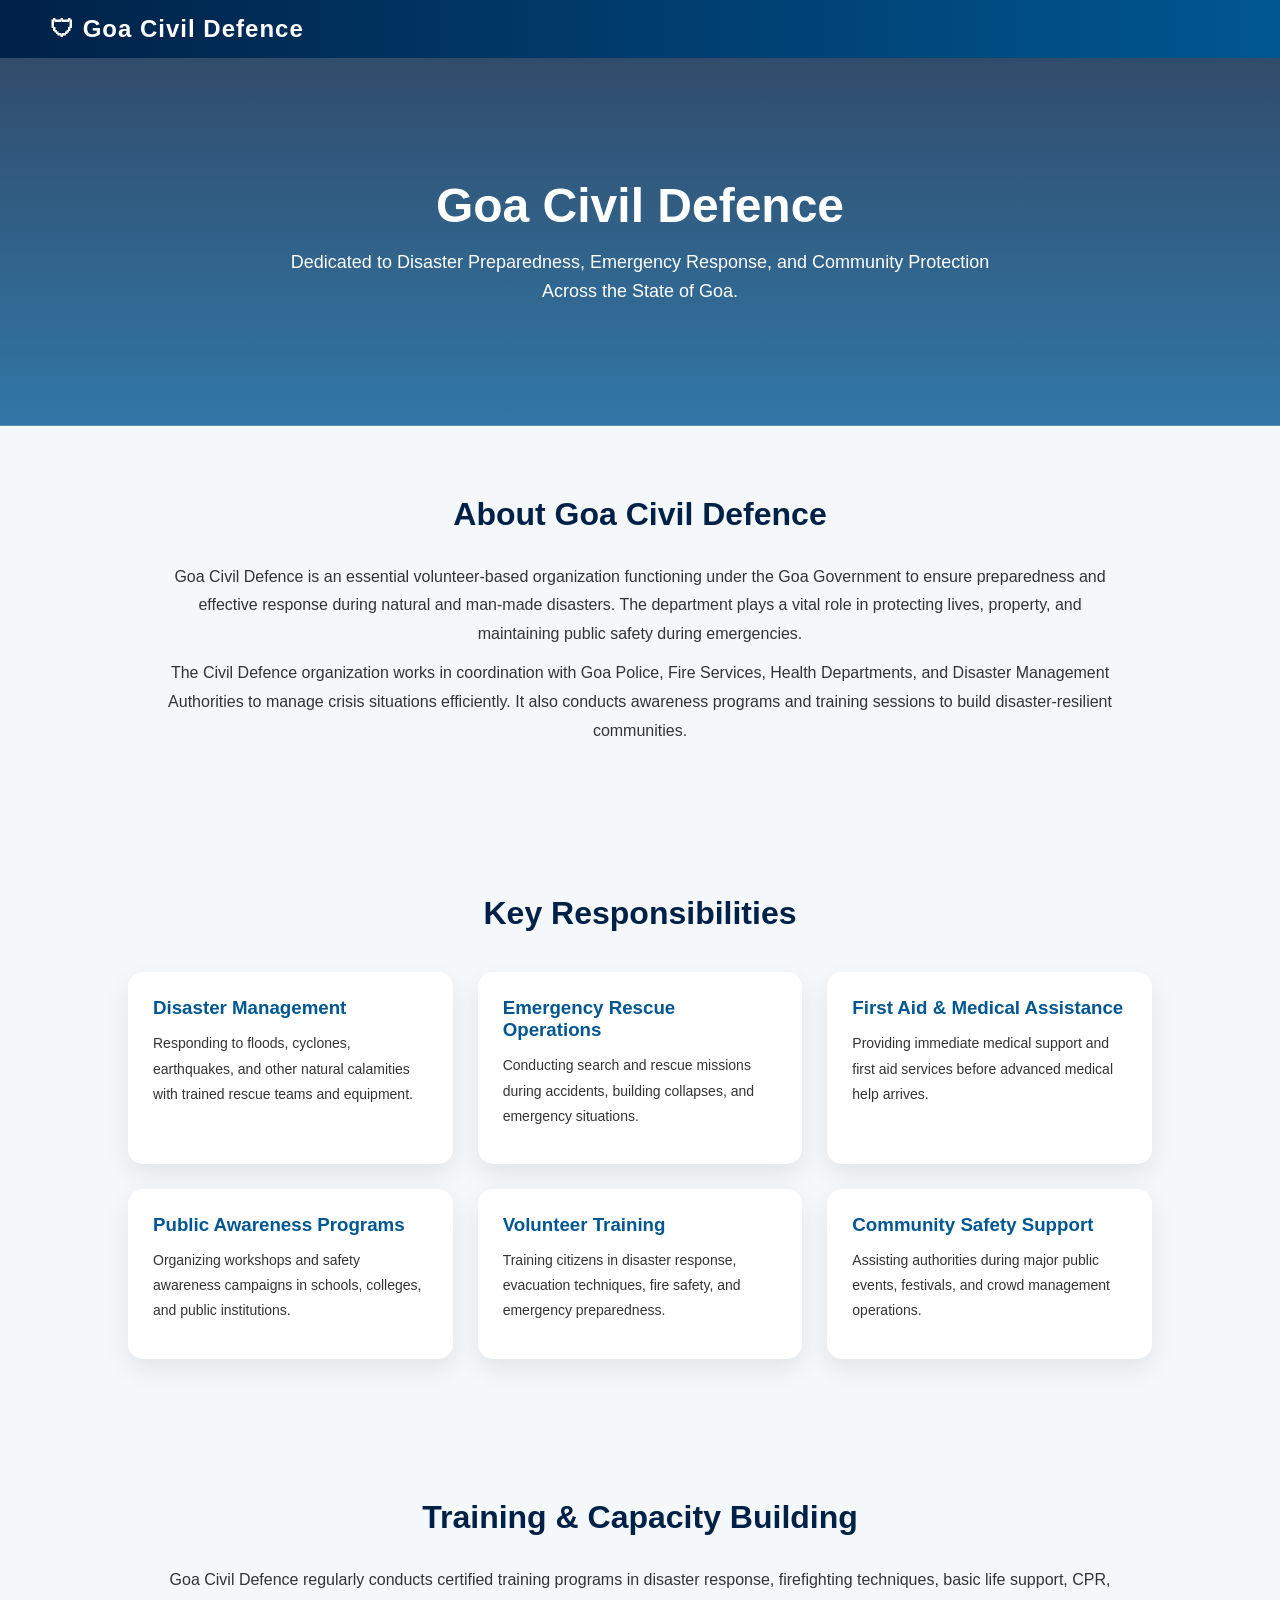
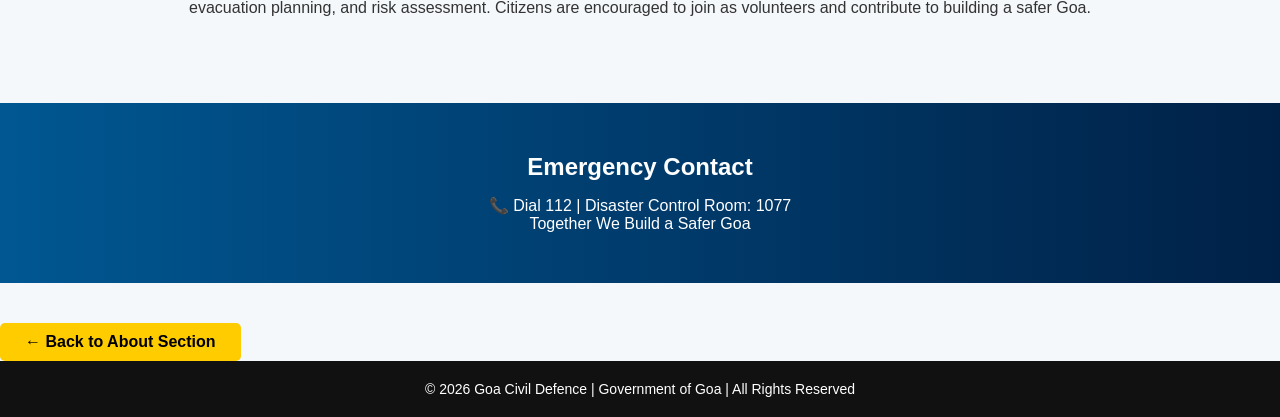
<file: civil-defence.html>
<!DOCTYPE html>
<html lang="en">
<head>
<meta charset="UTF-8">
<meta name="viewport" content="width=device-width, initial-scale=1.0">
<title>Goa Civil Defence</title>

<style>

*{
    margin:0;
    padding:0;
    box-sizing:border-box;
    font-family: 'Segoe UI', sans-serif;
}

body{
    background:#f4f8fb;
    color:#333;
}

/* Navbar */
.navbar{
    background:linear-gradient(90deg,#002147,#005792);
    padding:15px 50px;
    display:flex;
    justify-content:space-between;
    align-items:center;
    color:white;
    position:sticky;
    top:0;
    z-index:1000;
}

.navbar h2{
    letter-spacing:1px;
}

.navbar ul{
    list-style:none;
    display:flex;
}

.navbar ul li{
    margin-left:25px;
}

.navbar ul li a{
    color:white;
    text-decoration:none;
    transition:0.3s;
}

.navbar ul li a:hover{
    opacity:0.7;
}

/* Hero Section */
.hero{
    background: linear-gradient(rgba(0,33,71,0.8),rgba(0,87,146,0.8)),
    url('https://images.unsplash.com/photo-1581093458791-9d3c47c62f2b');
    background-size:cover;
    background-position:center;
    color:white;
    text-align:center;
    padding:120px 20px;
}

.hero h1{
    font-size:48px;
    margin-bottom:15px;
}

.hero p{
    font-size:18px;
    max-width:750px;
    margin:auto;
    line-height:1.6;
}

/* Section */
.section{
    padding:70px 10%;
}

.section h2{
    text-align:center;
    color:#002147;
    font-size:32px;
    margin-bottom:30px;
}

.section p{
    text-align:center;
    max-width:950px;
    margin:10px auto;
    line-height:1.8;
}

/* Card Grid */
.cards{
    display:grid;
    grid-template-columns:repeat(auto-fit,minmax(280px,1fr));
    gap:25px;
    margin-top:40px;
}

.card{
    background:white;
    padding:25px;
    border-radius:15px;
    box-shadow:0 10px 25px rgba(0,0,0,0.08);
    transition:0.4s;
}

.card:hover{
    transform:translateY(-10px);
}

.card h3{
    color:#005792;
    margin-bottom:12px;
}

.card p{
    font-size:14px;
    text-align:left;
}

/* Highlight Section */
.highlight{
    background:linear-gradient(90deg,#005792,#002147);
    color:white;
    text-align:center;
    padding:50px 20px;
}

.highlight h2{
    margin-bottom:15px;
}
.back-btn {
    display: inline-block;
    margin-top: 40px;
    padding: 10px 25px;
    background: #ffcc00;
    color: black;
    text-decoration: none;
    border-radius: 5px;
    font-weight: 600;
}
/* Footer */
footer{
    background:#111;
    color:white;
    text-align:center;
    padding:20px;
    font-size:14px;
}

</style>
</head>

<body>

<!-- Navbar -->
<div class="navbar">
    <h2>🛡 Goa Civil Defence</h2>
    <ul>
       
    </ul>
</div>

<!-- Hero -->
<div class="hero">
    <h1>Goa Civil Defence</h1>
    <p>Dedicated to Disaster Preparedness, Emergency Response, and Community Protection Across the State of Goa.</p>
</div>

<!-- About Section -->
<div class="section">
    <h2>About Goa Civil Defence</h2>
    <p>
        Goa Civil Defence is an essential volunteer-based organization functioning under the Goa Government
        to ensure preparedness and effective response during natural and man-made disasters.
        The department plays a vital role in protecting lives, property, and maintaining public safety during emergencies.
    </p>
    <p>
        The Civil Defence organization works in coordination with Goa Police, Fire Services,
        Health Departments, and Disaster Management Authorities to manage crisis situations efficiently.
        It also conducts awareness programs and training sessions to build disaster-resilient communities.
    </p>
</div>

<!-- Responsibilities Section -->
<div class="section">
    <h2>Key Responsibilities</h2>

    <div class="cards">

        <div class="card">
            <h3>Disaster Management</h3>
            <p>Responding to floods, cyclones, earthquakes, and other natural calamities with trained rescue teams and equipment.</p>
        </div>

        <div class="card">
            <h3>Emergency Rescue Operations</h3>
            <p>Conducting search and rescue missions during accidents, building collapses, and emergency situations.</p>
        </div>

        <div class="card">
            <h3>First Aid & Medical Assistance</h3>
            <p>Providing immediate medical support and first aid services before advanced medical help arrives.</p>
        </div>

        <div class="card">
            <h3>Public Awareness Programs</h3>
            <p>Organizing workshops and safety awareness campaigns in schools, colleges, and public institutions.</p>
        </div>

        <div class="card">
            <h3>Volunteer Training</h3>
            <p>Training citizens in disaster response, evacuation techniques, fire safety, and emergency preparedness.</p>
        </div>

        <div class="card">
            <h3>Community Safety Support</h3>
            <p>Assisting authorities during major public events, festivals, and crowd management operations.</p>
        </div>

    </div>
</div>

<!-- Training Section -->
<div class="section">
    <h2>Training & Capacity Building</h2>
    <p>
        Goa Civil Defence regularly conducts certified training programs in disaster response,
        firefighting techniques, basic life support, CPR, evacuation planning, and risk assessment.
        Citizens are encouraged to join as volunteers and contribute to building a safer Goa.
    </p>
</div>

<!-- Emergency Highlight -->
<div class="highlight">
    <h2>Emergency Contact</h2>
    <p>📞 Dial 112 | Disaster Control Room: 1077</p>
    <p>Together We Build a Safer Goa</p>
</div>
<a href="../index.html#about" class="back-btn">← Back to About Section</a>
<!-- Footer -->
<footer>
    © 2026 Goa Civil Defence | Government of Goa | All Rights Reserved
</footer>

</body>
</html>
</file>
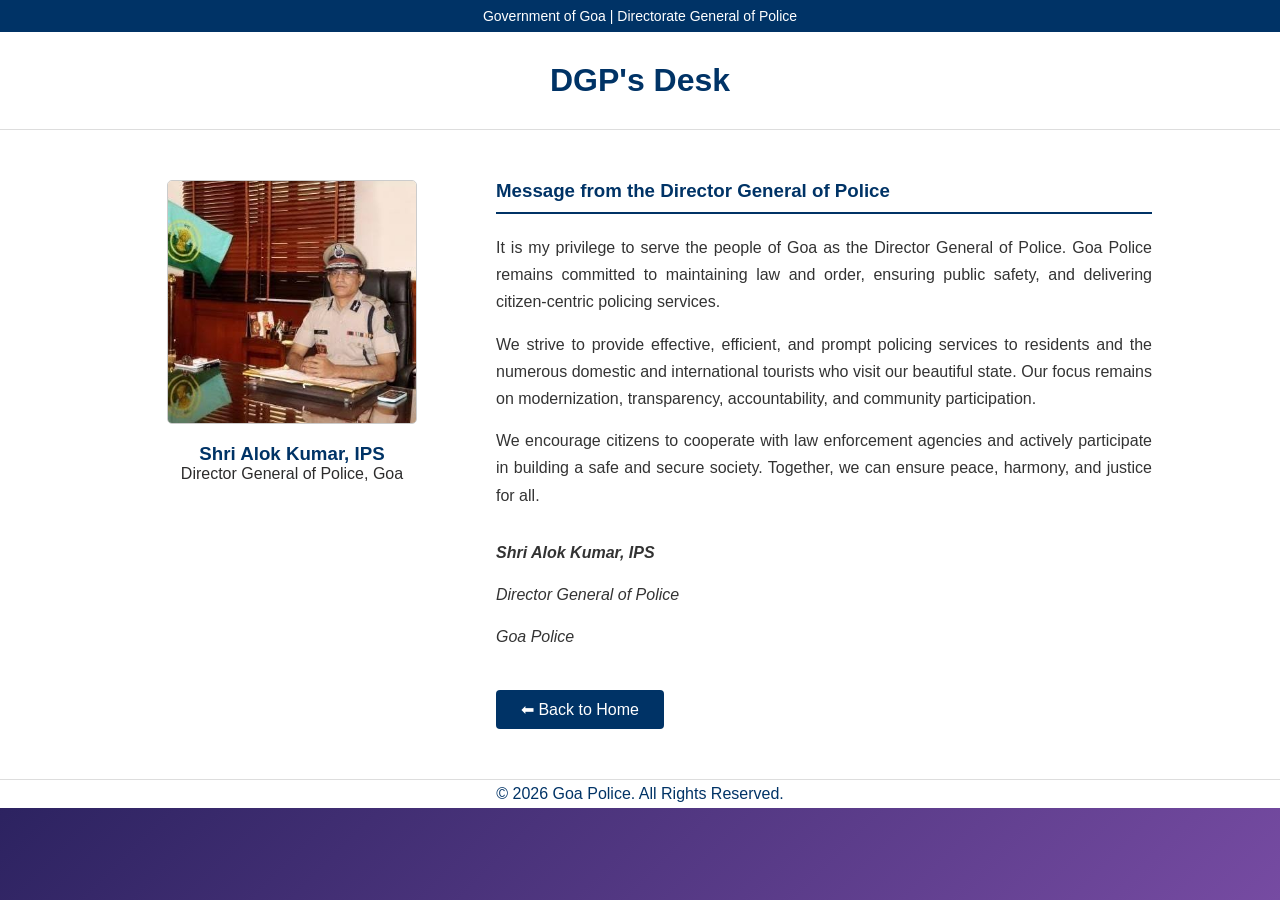
<file: dgp-desk.html>
<!DOCTYPE html>
<html lang="en">
<head>
    <meta charset="UTF-8">
    <title>DGP's Desk | Goa Police</title>
    <meta name="viewport" content="width=device-width, initial-scale=1.0">
    <link rel="stylesheet" href="style.css">
</head>
<body>
    <style>
/* Reset */
* {
    margin: 0;
    padding: 0;
    box-sizing: border-box;
    font-family: Arial, sans-serif;
}

/* Top Bar */
.top-bar {
    background: #003366;
    color: white;
    text-align: center;
    padding: 8px;
    font-size: 14px;
}

/* Header */
.main-header {
    background: white;
    color: #003366;
    text-align: center;
    padding: 20px;
    border-bottom: 2px solid #003366;
}

.main-header h1 {
    font-size: 30px;
    letter-spacing: 2px;
}

/* Banner */
.dgp-banner {
    background: white;
    text-align: center;
    padding: 30px 0;
    border-bottom: 1px solid #ddd;
}

.dgp-banner h2 {
    font-size: 32px;
    color: #003366;
}

/* Main Section */
.dgp-container {
    display: flex;
    flex-wrap: wrap;
    padding: 50px 10%;
    gap: 40px;
    background: white;
}

/* Profile */
.dgp-profile {
    flex: 1;
    text-align: center;
}

.dgp-profile img {
    width: 250px;
    border-radius: 5px;
    border: 1px solid #ccc;
    margin-bottom: 15px;
}

.dgp-profile h3 {
    color: #003366;
}

/* Message */
.dgp-message {
    flex: 2;
}

.dgp-message h3 {
    margin-bottom: 20px;
    color: #003366;
    border-bottom: 2px solid #003366;
    padding-bottom: 10px;
}

.dgp-message p {
    margin-bottom: 15px;
    line-height: 1.7;
    text-align: justify;
    color: #333;
}

/* Signature */
.signature {
    margin-top: 30px;
    font-style: italic;
    color: #003366;
}

/* Back Button */
.back-btn {
    display: inline-block;
    margin-top: 25px;
    padding: 10px 25px;
    background: #003366;
    color: white;
    text-decoration: none;
    border-radius: 4px;
}

.back-btn:hover {
    background: #0055aa;
}

/* Footer */
.footer {
    background: white;
    color: #003366;
    text-align: center;
    padding: 5px;
    border-top: 1px solid #ddd;
}

/* Responsive */
@media(max-width: 900px){
    .dgp-container {
        flex-direction: column;
    }
}

</style>
    <!-- Top Header -->
    <div class="top-bar">
        <p>Government of Goa | Directorate General of Police</p>
    </div>

   

    <!-- Banner -->
    <section class="dgp-banner">
        <h2>DGP's Desk</h2>
    </section>

    <!-- DGP Section -->
    <section class="dgp-container">
        <div class="dgp-profile">
            <img src="dgp.jpeg" alt="DGP Shri Alok Kumar IPS">
            <h3>Shri Alok Kumar, IPS</h3>
            <p>Director General of Police, Goa</p>
        </div>

        <div class="dgp-message">
            <h3>Message from the Director General of Police</h3>

            <p>
                It is my privilege to serve the people of Goa as the Director General of Police. 
                Goa Police remains committed to maintaining law and order, ensuring public safety, 
                and delivering citizen-centric policing services.
            </p>

            <p>
                We strive to provide effective, efficient, and prompt policing services to residents 
                and the numerous domestic and international tourists who visit our beautiful state. 
                Our focus remains on modernization, transparency, accountability, and community participation.
            </p>

            <p>
                We encourage citizens to cooperate with law enforcement agencies and actively 
                participate in building a safe and secure society. Together, we can ensure peace, 
                harmony, and justice for all.
            </p>

            <div class="signature">
                <p><strong>Shri Alok Kumar, IPS</strong></p>
                <p>Director General of Police</p>
                <p>Goa Police</p>
            </div>

            <a href="index.html" class="back-btn">⬅ Back to Home</a>

        </div>
    </section>

    <!-- Footer -->
    <footer class="footer">
        <p>© 2026 Goa Police. All Rights Reserved.</p>
    </footer>

</body>
</html>
</file>
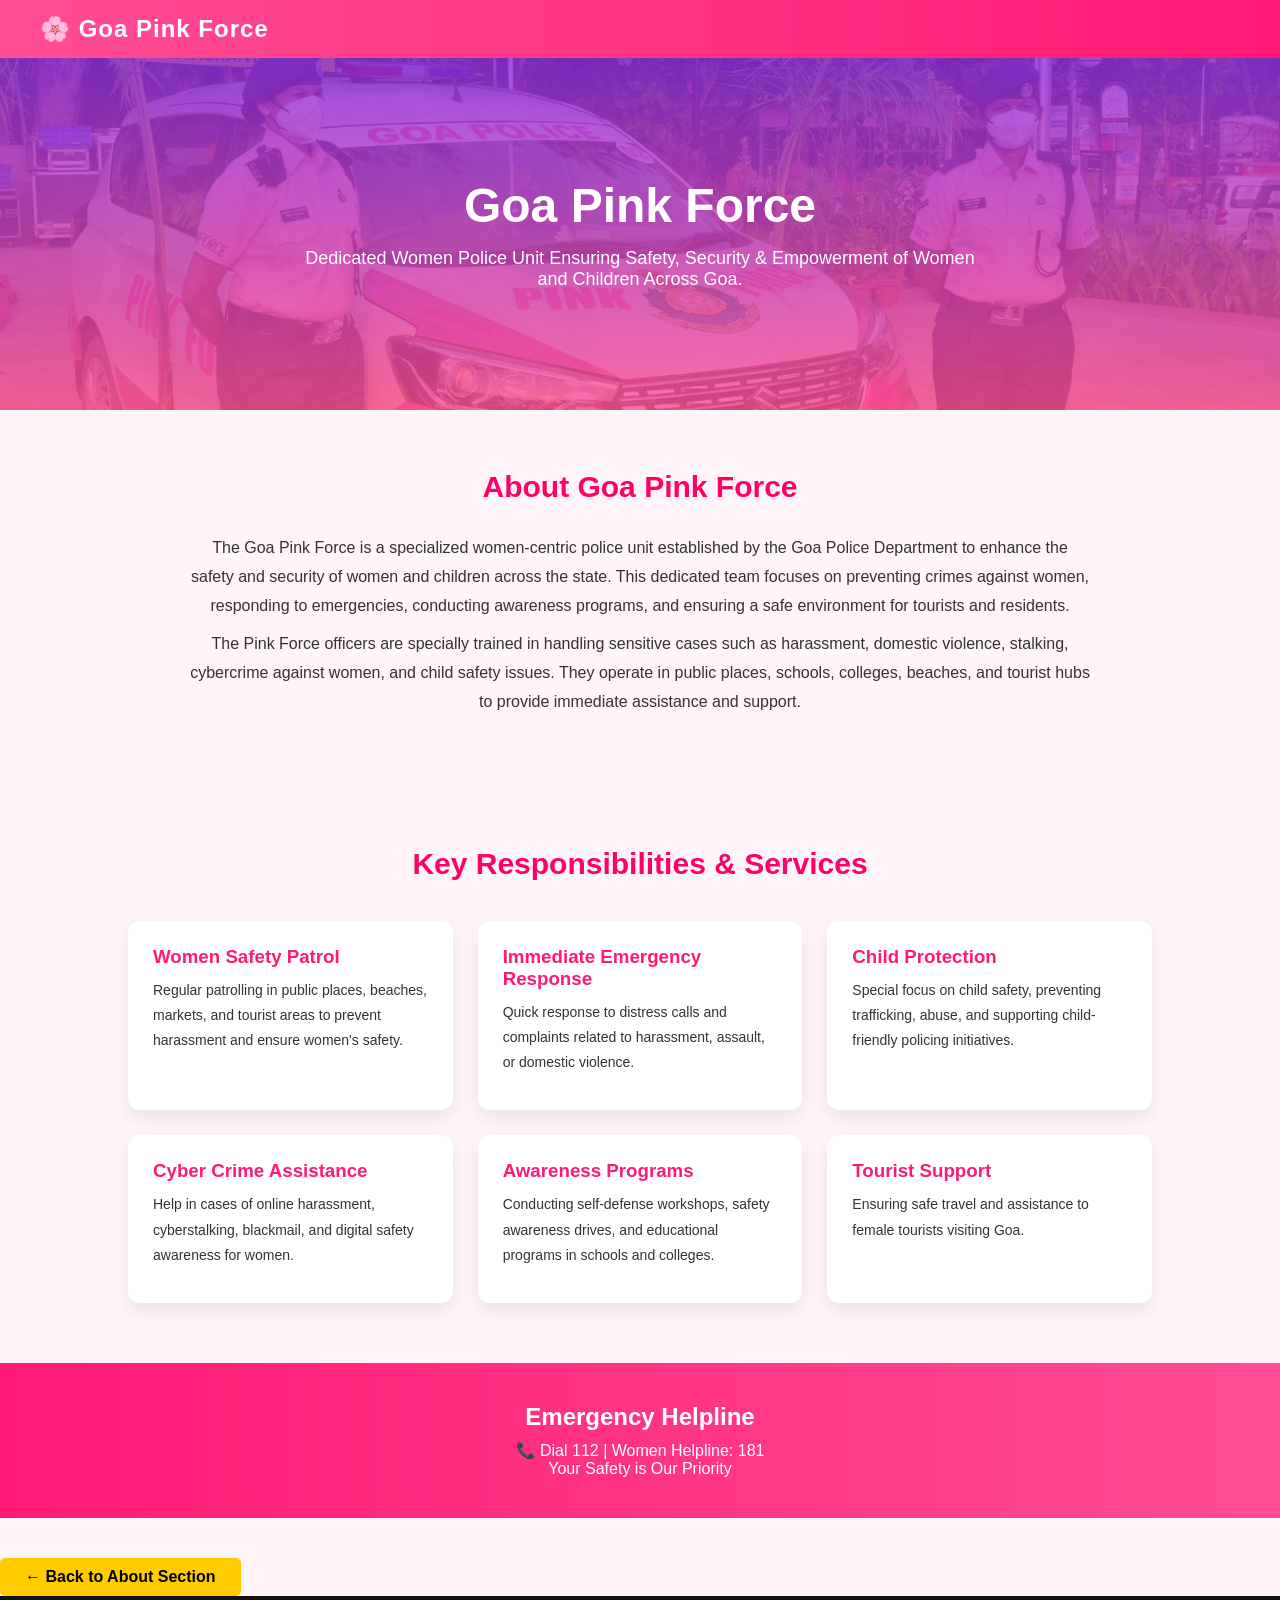
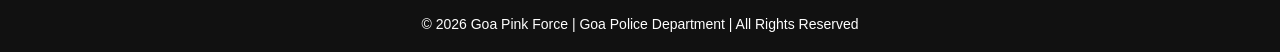
<file: pink-force.html>
<!DOCTYPE html>
<html lang="en">
<head>
<meta charset="UTF-8">
<meta name="viewport" content="width=device-width, initial-scale=1.0">
<title>Goa Pink Force</title>

<style>

*{
    margin:0;
    padding:0;
    box-sizing:border-box;
    font-family: 'Segoe UI', sans-serif;
}

body{
    background: #fff5f9;
}

/* Navbar */
.navbar{
    background: linear-gradient(90deg,#ff4d94,#ff1a75);
    padding:15px 40px;
    display:flex;
    justify-content:space-between;
    align-items:center;
    color:white;
    position:sticky;
    top:0;
}

.navbar h2{
    letter-spacing:1px;
}

.navbar ul{
    list-style:none;
    display:flex;
}

.navbar ul li{
    margin-left:25px;
}

.navbar ul li a{
    color:white;
    text-decoration:none;
    font-weight:500;
    transition:0.3s;
}

.navbar ul li a:hover{
    opacity:0.8;
}

/* Hero Section */
.hero{
    background: linear-gradient(rgba(142,45,226,0.8),rgba(255,77,148,0.8)),
    url('what2.jpeg');
    background-size:cover;
    background-position:center;
    color:white;
    text-align:center;
    padding:120px 20px;
}

.hero h1{
    font-size:48px;
    margin-bottom:15px;
}

.hero p{
    font-size:18px;
    max-width:700px;
    margin:auto;
}

/* Section */
.section{
    padding:60px 10%;
}

.section h2{
    text-align:center;
    color:#ff0066;
    margin-bottom:30px;
    font-size:30px;
}

.section p{
    text-align:center;
    max-width:900px;
    margin:10px auto;
    line-height:1.8;
    color:#333;
}

/* Cards */
.cards{
    display:grid;
    grid-template-columns:repeat(auto-fit,minmax(280px,1fr));
    gap:25px;
    margin-top:40px;
}

.card{
    background:white;
    padding:25px;
    border-radius:12px;
    box-shadow:0 8px 20px rgba(0,0,0,0.08);
    transition:0.3s;
}

.card:hover{
    transform:translateY(-8px);
}

.card h3{
    color:#ff1a75;
    margin-bottom:10px;
}

.card p{
    font-size:14px;
    text-align:left;
}

/* Emergency Section */
.emergency{
    background:linear-gradient(90deg,#ff1a75,#ff4d94);
    color:white;
    text-align:center;
    padding:40px 20px;
}

.emergency h2{
    margin-bottom:10px;
}
.back-btn {
    display: inline-block;
    margin-top: 40px;
    padding: 10px 25px;
    background: #ffcc00;
    color: black;
    text-decoration: none;
    border-radius: 5px;
    font-weight: 600;
}
/* Footer */
footer{
    background:#111;
    color:white;
    text-align:center;
    padding:20px;
    font-size:14px;
}

</style>
</head>

<body>

<!-- Navbar -->
<div class="navbar">
    <h2>🌸 Goa Pink Force</h2>
    <ul>
     
    </ul>
</div>

<!-- Hero Section -->
<div class="hero">
    <h1>Goa Pink Force</h1>
    <p>Dedicated Women Police Unit Ensuring Safety, Security & Empowerment of Women and Children Across Goa.</p>
</div>

<!-- About Section -->
<div class="section">
    <h2>About Goa Pink Force</h2>
    <p>
        The Goa Pink Force is a specialized women-centric police unit established by the Goa Police Department 
        to enhance the safety and security of women and children across the state. 
        This dedicated team focuses on preventing crimes against women, responding to emergencies, 
        conducting awareness programs, and ensuring a safe environment for tourists and residents.
    </p>
    <p>
        The Pink Force officers are specially trained in handling sensitive cases such as harassment, domestic violence,
        stalking, cybercrime against women, and child safety issues. They operate in public places, schools, colleges, 
        beaches, and tourist hubs to provide immediate assistance and support.
    </p>
</div>

<!-- Services Section -->
<div class="section">
    <h2>Key Responsibilities & Services</h2>

    <div class="cards">

        <div class="card">
            <h3>Women Safety Patrol</h3>
            <p>Regular patrolling in public places, beaches, markets, and tourist areas to prevent harassment and ensure women's safety.</p>
        </div>

        <div class="card">
            <h3>Immediate Emergency Response</h3>
            <p>Quick response to distress calls and complaints related to harassment, assault, or domestic violence.</p>
        </div>

        <div class="card">
            <h3>Child Protection</h3>
            <p>Special focus on child safety, preventing trafficking, abuse, and supporting child-friendly policing initiatives.</p>
        </div>

        <div class="card">
            <h3>Cyber Crime Assistance</h3>
            <p>Help in cases of online harassment, cyberstalking, blackmail, and digital safety awareness for women.</p>
        </div>

        <div class="card">
            <h3>Awareness Programs</h3>
            <p>Conducting self-defense workshops, safety awareness drives, and educational programs in schools and colleges.</p>
        </div>

        <div class="card">
            <h3>Tourist Support</h3>
            <p>Ensuring safe travel and assistance to female tourists visiting Goa.</p>
        </div>

    </div>
</div>

<!-- Emergency Contact Section -->
<div class="emergency">
    <h2>Emergency Helpline</h2>
    <p>📞 Dial 112 | Women Helpline: 181</p>
    <p>Your Safety is Our Priority</p>
</div>
<a href="../index.html#about" class="back-btn">← Back to About Section</a>
<!-- Footer -->
<footer>
    © 2026 Goa Pink Force | Goa Police Department | All Rights Reserved
</footer>

</body>
</html>
</file>
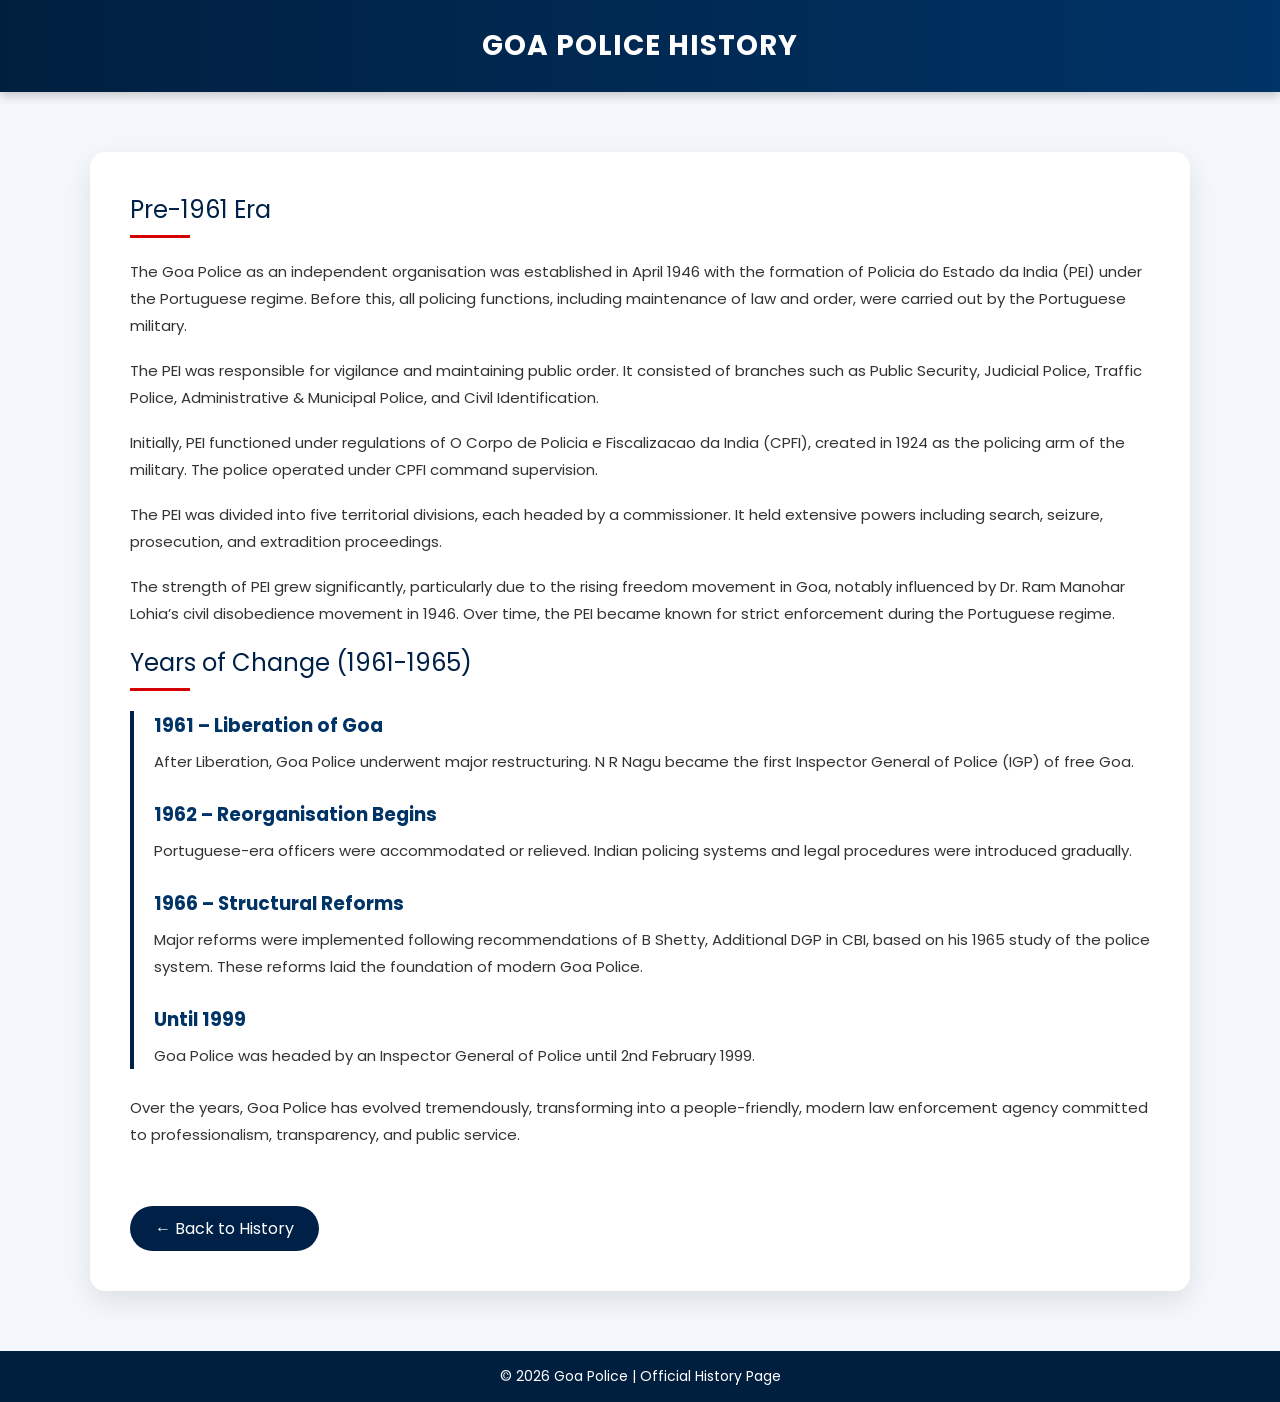
<file: police-history-details.html>
<!DOCTYPE html>
<html lang="en">
<head>
<meta charset="UTF-8">
<meta name="viewport" content="width=device-width, initial-scale=1.0">
<title>Goa Police History - Detailed View</title>

<link href="https://fonts.googleapis.com/css2?family=Poppins:wght@300;400;500;600;700&display=swap" rel="stylesheet">

<style>
*{
    margin:0;
    padding:0;
    box-sizing:border-box;
    font-family:'Poppins', sans-serif;
}

body{
    background:#f4f7fb;
    color:#333;
}

/* HEADER */
.header{
    background:linear-gradient(90deg,#001f3f,#003366);
    padding:25px;
    text-align:center;
    color:white;
    box-shadow:0 4px 10px rgba(0,0,0,0.2);
}

.header h1{
    font-size:28px;
    letter-spacing:1px;
}

/* CONTAINER */
.container{
    max-width:1100px;
    margin:60px auto;
    padding:40px;
    background:white;
    border-radius:15px;
    box-shadow:0 10px 30px rgba(0,0,0,0.1);
}

/* SECTION TITLES */
.section-title{
    font-size:24px;
    color:#002147;
    margin-bottom:20px;
    position:relative;
}

.section-title::after{
    content:'';
    width:60px;
    height:3px;
    background:#d60000;
    display:block;
    margin-top:8px;
}

.container p{
    line-height:1.8;
    margin-bottom:18px;
    font-size:15px;
}

/* TIMELINE STYLE */
.timeline{
    border-left:4px solid #002147;
    padding-left:20px;
    margin-top:20px;
}

.timeline-item{
    margin-bottom:25px;
}

.timeline-item h3{
    color:#003366;
    margin-bottom:8px;
}

/* BACK BUTTON */
.back-btn{
    display:inline-block;
    margin-top:40px;
    padding:10px 25px;
    background:#002147;
    color:white;
    text-decoration:none;
    border-radius:25px;
    transition:0.3s;
}

.back-btn:hover{
    background:#d60000;
}

.footer{
    text-align:center;
    padding:15px;
    background:#001f3f;
    color:white;
    margin-top:60px;
    font-size:14px;
}
</style>
</head>

<body>

<div class="header">
    <h1>GOA POLICE HISTORY</h1>
</div>

<div class="container">

    <div class="section-title">Pre-1961 Era</div>

    <p>
        The Goa Police as an independent organisation was established in April 1946 with the formation of
        Policia do Estado da India (PEI) under the Portuguese regime. Before this, all policing functions,
        including maintenance of law and order, were carried out by the Portuguese military.
    </p>

    <p>
        The PEI was responsible for vigilance and maintaining public order. It consisted of branches such as
        Public Security, Judicial Police, Traffic Police, Administrative & Municipal Police, and Civil Identification.
    </p>

    <p>
        Initially, PEI functioned under regulations of O Corpo de Policia e Fiscalizacao da India (CPFI),
        created in 1924 as the policing arm of the military. The police operated under CPFI command supervision.
    </p>

    <p>
        The PEI was divided into five territorial divisions, each headed by a commissioner.
        It held extensive powers including search, seizure, prosecution, and extradition proceedings.
    </p>

    <p>
        The strength of PEI grew significantly, particularly due to the rising freedom movement in Goa,
        notably influenced by Dr. Ram Manohar Lohia’s civil disobedience movement in 1946.
        Over time, the PEI became known for strict enforcement during the Portuguese regime.
    </p>

    <div class="section-title">Years of Change (1961-1965)</div>

    <div class="timeline">

        <div class="timeline-item">
            <h3>1961 – Liberation of Goa</h3>
            <p>
                After Liberation, Goa Police underwent major restructuring. N R Nagu became the first
                Inspector General of Police (IGP) of free Goa.
            </p>
        </div>

        <div class="timeline-item">
            <h3>1962 – Reorganisation Begins</h3>
            <p>
                Portuguese-era officers were accommodated or relieved.
                Indian policing systems and legal procedures were introduced gradually.
            </p>
        </div>

        <div class="timeline-item">
            <h3>1966 – Structural Reforms</h3>
            <p>
                Major reforms were implemented following recommendations of B Shetty,
                Additional DGP in CBI, based on his 1965 study of the police system.
                These reforms laid the foundation of modern Goa Police.
            </p>
        </div>

        <div class="timeline-item">
            <h3>Until 1999</h3>
            <p>
                Goa Police was headed by an Inspector General of Police until 2nd February 1999.
            </p>
        </div>

    </div>

    <p>
        Over the years, Goa Police has evolved tremendously, transforming into a people-friendly,
        modern law enforcement agency committed to professionalism, transparency, and public service.
    </p>

    <a href="history.html" class="back-btn">← Back to History</a>

</div>

<div class="footer">
    © 2026 Goa Police | Official History Page
</div>

</body>
</html>
</file>
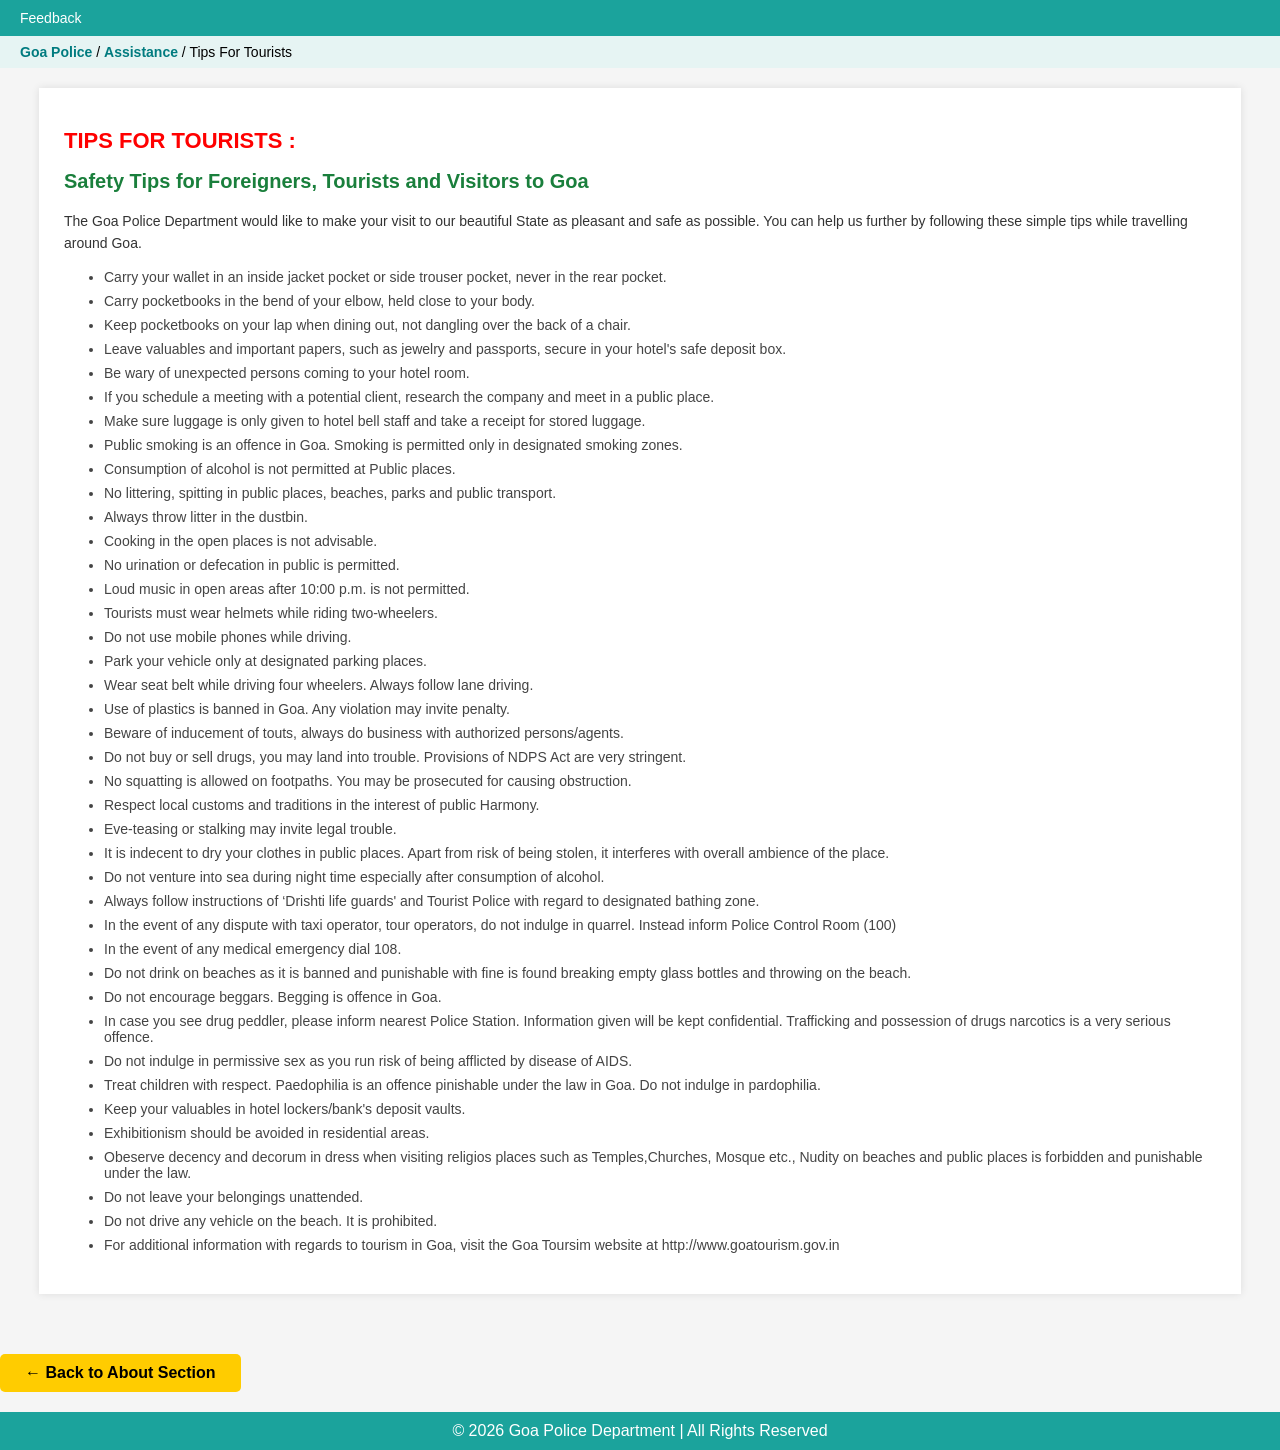
<file: tourist-security.html>
<!DOCTYPE html>
<html lang="en">
<head>
    <meta charset="UTF-8">
    <title>Tips For Tourists - Goa Police</title>


    <style>
        body {
            margin: 0;
            font-family: Arial, Helvetica, sans-serif;
            background-color: #f5f5f5;
        }

        /* Top Header */
        .top-bar {
            background: #1ba39c;
            padding: 10px 20px;
            color: white;
            font-size: 14px;
        }

        .breadcrumb {
            background: #e6f4f3;
            padding: 8px 20px;
            font-size: 14px;
        }

        .breadcrumb a {
            text-decoration: none;
            color: #007b7f;
            font-weight: bold;
        }

        .container {
            width: 90%;
            margin: 20px auto;
            background: white;
            padding: 25px;
            box-shadow: 0px 0px 8px rgba(0,0,0,0.1);
        }

        h1 {
            color: red;
            font-size: 22px;
        }

        h2 {
            color: #1a7f3c;
            font-size: 20px;
        }

        p {
            font-size: 14px;
            line-height: 1.6;
            color: #333;
        }

        ul {
            margin-top: 10px;
        }

        ul li {
            margin-bottom: 8px;
            font-size: 14px;
            color: #444;
        }
        .back-btn {
    display: inline-block;
    margin-top: 40px;
    padding: 10px 25px;
    background: #ffcc00;
    color: black;
    text-decoration: none;
    border-radius: 5px;
    font-weight: 600;
}

        .footer {
            text-align: center;
            padding: 10px;
            background: #1ba39c;
            color: white;
            margin-top: 20px;
        }
    </style>
</head>

<body>

    <!-- Header -->
    <div class="top-bar">
        Feedback
    </div>
   

    <!-- Breadcrumb -->
    <div class="breadcrumb">
        <a href="#">Goa Police</a> / 
        <a href="#">Assistance</a> / 
        Tips For Tourists
    </div>

    <!-- Main Content -->
    <div class="container">

        <h1>TIPS FOR TOURISTS :</h1>

        <h2>Safety Tips for Foreigners, Tourists and Visitors to Goa</h2>

        <p>
            The Goa Police Department would like to make your visit to our beautiful State as pleasant and safe as possible.
            You can help us further by following these simple tips while travelling around Goa.
        </p>

        <ul>
            <li>Carry your wallet in an inside jacket pocket or side trouser pocket, never in the rear pocket.</li>
            <li>Carry pocketbooks in the bend of your elbow, held close to your body.</li>
            <li>Keep pocketbooks on your lap when dining out, not dangling over the back of a chair.</li>
            <li>Leave valuables and important papers, such as jewelry and passports, secure in your hotel's safe deposit box.</li>
            <li>Be wary of unexpected persons coming to your hotel room.</li>
            <li>If you schedule a meeting with a potential client, research the company and meet in a public place.</li>
            <li>Make sure luggage is only given to hotel bell staff and take a receipt for stored luggage.</li>
            <li>Public smoking is an offence in Goa. Smoking is permitted only in designated smoking zones.</li>
            <li>Consumption of alcohol is not permitted at Public places.</li>
            <li>No littering, spitting in public places, beaches, parks and public transport.</li>
            <li>Always throw litter in the dustbin.</li>
            <li>Cooking in the open places is not advisable.</li>
            <li>No urination or defecation in public is permitted.</li>
            <li>Loud music in open areas after 10:00 p.m. is not permitted.</li>
            <li>Tourists must wear helmets while riding two-wheelers.</li>
            <li>Do not use mobile phones while driving.</li>
            <li>Park your vehicle only at designated parking places.</li>
            <li>Wear seat belt while driving four wheelers. Always follow lane driving.</li>
       <li> Use of plastics is banned in Goa. Any violation may invite penalty.</li>
<li>Beware of inducement of touts, always do business with authorized persons/agents.</li>
<li>Do not buy or sell drugs, you may land into trouble. Provisions of NDPS Act are very stringent.</li>
<li>No squatting is allowed on footpaths. You may be prosecuted for causing obstruction.</li>
<li>Respect local customs and traditions in the interest of public Harmony.</li>
<li>Eve-teasing or stalking may invite legal trouble.</li>
<li>It is indecent to dry your clothes in public places. Apart from risk of being stolen, it interferes with overall ambience of the place.</li>
<li>Do not venture into sea during night time especially after consumption of alcohol.</li>
<li>Always follow instructions of ‘Drishti life guards' and Tourist Police with regard to designated bathing zone.</li>
<li>In the event of any dispute with taxi operator, tour operators, do not indulge in quarrel. Instead inform Police Control Room (100)</li>
 <li>In the event of any medical emergency dial 108.</li>
 <li>Do not drink on beaches as it is banned and punishable with fine is found breaking empty glass bottles and throwing on the beach.</li>
 <li>Do not encourage beggars. Begging is offence in Goa.</li>
 <li>In case you see drug peddler, please inform nearest Police Station. Information given will be kept confidential. Trafficking and possession of drugs narcotics is a very serious offence.</li>
 <li>Do not indulge in permissive sex as you run risk of being afflicted by disease of AIDS.</li>
 <li>Treat children with respect. Paedophilia is an offence pinishable under the law in Goa. Do not indulge in pardophilia.</li>
 <li>Keep your valuables in hotel lockers/bank's deposit vaults.</li>
 <li>Exhibitionism should be avoided in residential areas.</li>
 <li>Obeserve decency and decorum in dress when visiting religios places such as Temples,Churches, Mosque etc., Nudity on beaches and public places is forbidden and punishable under the law.</li>
 <li>Do not leave your belongings unattended.</li>
 <li>Do not drive any vehicle on the beach. It is prohibited.</li>
 <li>For additional information with regards to tourism in Goa, visit the Goa Toursim website at  http://www.goatourism.gov.in</li>   
        
        </ul>

    </div>
    <a href="../index.html#about" class="back-btn">← Back to About Section</a>

    <!-- Footer -->
    <div class="footer">
        © 2026 Goa Police Department | All Rights Reserved
    </div>

</body>
</html>
</body>
</html>
</file>
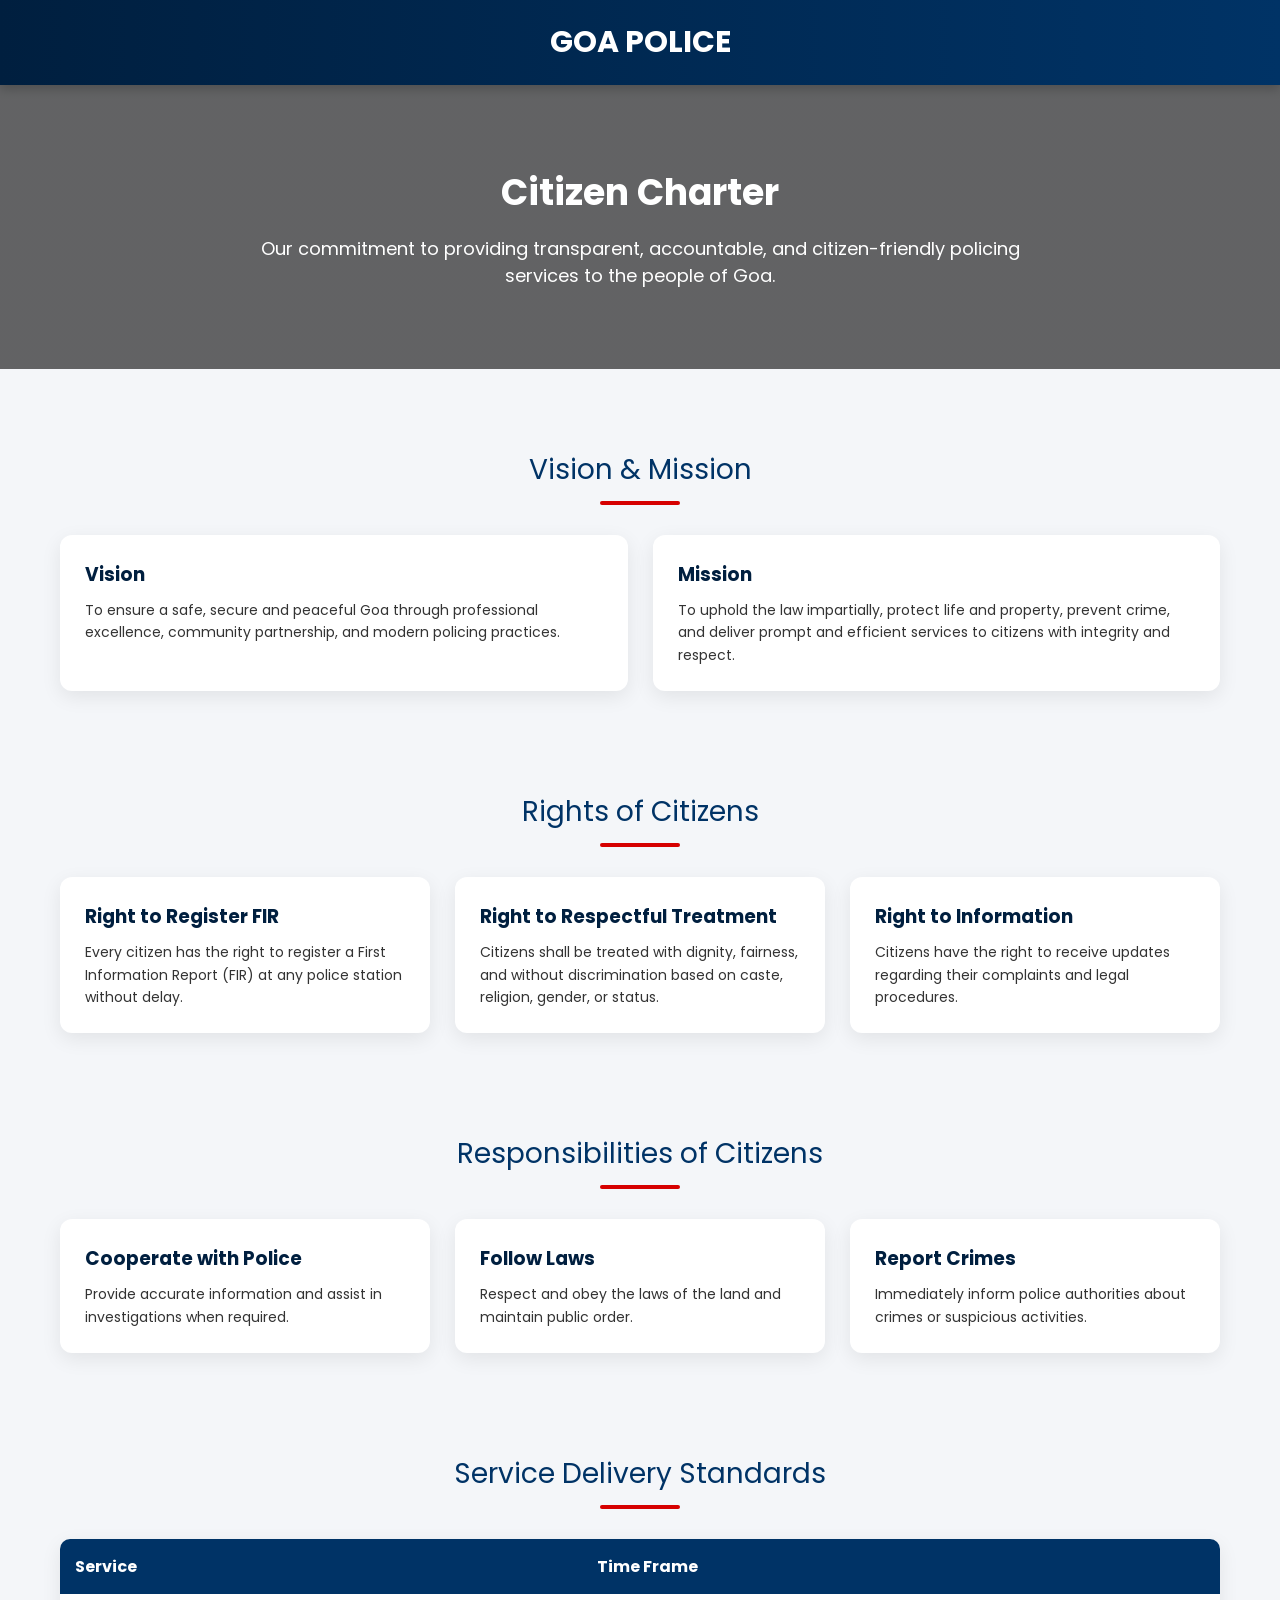
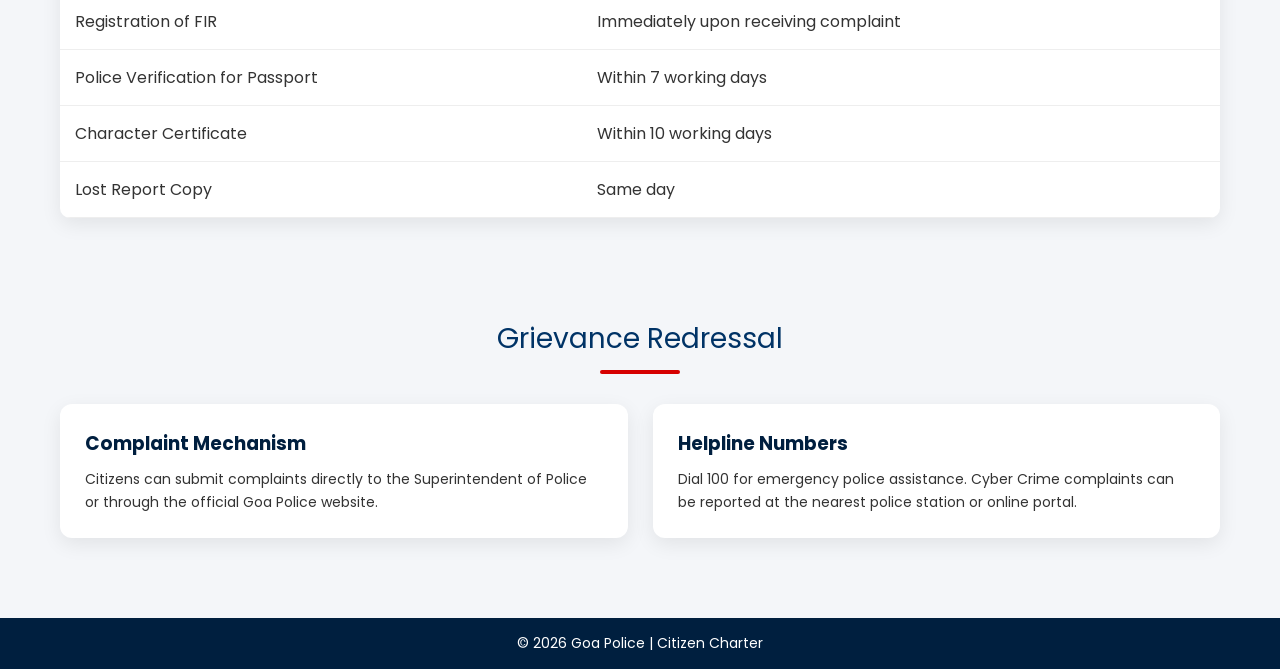
<file: about-goa-police/citizen-charter.html>
<!DOCTYPE html>
<html lang="en">
<head>
<meta charset="UTF-8">
<meta name="viewport" content="width=device-width, initial-scale=1.0">
<title>Citizen Charter - Goa Police</title>

<link href="https://fonts.googleapis.com/css2?family=Poppins:wght@300;400;500;600;700&display=swap" rel="stylesheet">

<style>
*{
    margin:0;
    padding:0;
    box-sizing:border-box;
    font-family:'Poppins', sans-serif;
}

body{
    background:#f4f6f9;
    color:#333;
}

/* HEADER */
.header{
    background:linear-gradient(90deg,#001f3f,#003366);
    color:white;
    padding:20px;
    text-align:center;
    box-shadow:0 4px 10px rgba(0,0,0,0.2);
}

.header h1{
    font-size:30px;
}

/* HERO SECTION */
.hero{
    background:linear-gradient(rgba(0,0,0,0.6),rgba(0,0,0,0.6)),
    url('https://images.unsplash.com/photo-1581091012184-5c9e2a8d2c4e');
    background-size:cover;
    background-position:center;
    color:white;
    padding:80px 20px;
    text-align:center;
}

.hero h2{
    font-size:36px;
    margin-bottom:15px;
}

.hero p{
    font-size:18px;
    max-width:800px;
    margin:auto;
}

/* SECTION */
.section{
    max-width:1200px;
    margin:60px auto;
    padding:20px;
}

.section-title{
    text-align:center;
    font-size:28px;
    margin-bottom:30px;
    color:#003366;
    position:relative;
}

.section-title::after{
    content:'';
    width:80px;
    height:4px;
    background:#d60000;
    display:block;
    margin:10px auto;
    border-radius:2px;
}

/* CARD GRID */
.grid{
    display:grid;
    grid-template-columns:repeat(auto-fit,minmax(280px,1fr));
    gap:25px;
}

.card{
    background:white;
    padding:25px;
    border-radius:12px;
    box-shadow:0 6px 20px rgba(0,0,0,0.08);
    transition:0.3s;
}

.card:hover{
    transform:translateY(-8px);
    box-shadow:0 10px 25px rgba(0,0,0,0.15);
}

.card h3{
    color:#001f3f;
    margin-bottom:10px;
}

.card p{
    font-size:14px;
    line-height:1.6;
}

/* TABLE */
table{
    width:100%;
    border-collapse:collapse;
    margin-top:20px;
    background:white;
    border-radius:10px;
    overflow:hidden;
    box-shadow:0 6px 20px rgba(0,0,0,0.08);
}

table th{
    background:#003366;
    color:white;
    padding:15px;
    text-align:left;
}

table td{
    padding:15px;
    border-bottom:1px solid #eee;
}

table tr:hover{
    background:#f2f2f2;
}

/* FOOTER */
.footer{
    background:#001f3f;
    color:white;
    text-align:center;
    padding:15px;
    margin-top:60px;
    font-size:14px;
}

@media(max-width:600px){
    .hero h2{
        font-size:26px;
    }
}
</style>

</head>
<body>

<div class="header">
    <h1>GOA POLICE</h1>
</div>

<div class="hero">
    <h2>Citizen Charter</h2>
    <p>Our commitment to providing transparent, accountable, and citizen-friendly policing services to the people of Goa.</p>
</div>

<!-- VISION & MISSION -->
<div class="section">
    <div class="section-title">Vision & Mission</div>
    <div class="grid">
        <div class="card">
            <h3>Vision</h3>
            <p>To ensure a safe, secure and peaceful Goa through professional excellence, community partnership, and modern policing practices.</p>
        </div>
        <div class="card">
            <h3>Mission</h3>
            <p>To uphold the law impartially, protect life and property, prevent crime, and deliver prompt and efficient services to citizens with integrity and respect.</p>
        </div>
    </div>
</div>

<!-- CITIZEN RIGHTS -->
<div class="section">
    <div class="section-title">Rights of Citizens</div>
    <div class="grid">
        <div class="card">
            <h3>Right to Register FIR</h3>
            <p>Every citizen has the right to register a First Information Report (FIR) at any police station without delay.</p>
        </div>
        <div class="card">
            <h3>Right to Respectful Treatment</h3>
            <p>Citizens shall be treated with dignity, fairness, and without discrimination based on caste, religion, gender, or status.</p>
        </div>
        <div class="card">
            <h3>Right to Information</h3>
            <p>Citizens have the right to receive updates regarding their complaints and legal procedures.</p>
        </div>
    </div>
</div>

<!-- RESPONSIBILITIES -->
<div class="section">
    <div class="section-title">Responsibilities of Citizens</div>
    <div class="grid">
        <div class="card">
            <h3>Cooperate with Police</h3>
            <p>Provide accurate information and assist in investigations when required.</p>
        </div>
        <div class="card">
            <h3>Follow Laws</h3>
            <p>Respect and obey the laws of the land and maintain public order.</p>
        </div>
        <div class="card">
            <h3>Report Crimes</h3>
            <p>Immediately inform police authorities about crimes or suspicious activities.</p>
        </div>
    </div>
</div>

<!-- SERVICE STANDARDS -->
<div class="section">
    <div class="section-title">Service Delivery Standards</div>
    <table>
        <tr>
            <th>Service</th>
            <th>Time Frame</th>
        </tr>
        <tr>
            <td>Registration of FIR</td>
            <td>Immediately upon receiving complaint</td>
        </tr>
        <tr>
            <td>Police Verification for Passport</td>
            <td>Within 7 working days</td>
        </tr>
        <tr>
            <td>Character Certificate</td>
            <td>Within 10 working days</td>
        </tr>
        <tr>
            <td>Lost Report Copy</td>
            <td>Same day</td>
        </tr>
    </table>
</div>

<!-- GRIEVANCE -->
<div class="section">
    <div class="section-title">Grievance Redressal</div>
    <div class="grid">
        <div class="card">
            <h3>Complaint Mechanism</h3>
            <p>Citizens can submit complaints directly to the Superintendent of Police or through the official Goa Police website.</p>
        </div>
        <div class="card">
            <h3>Helpline Numbers</h3>
            <p>Dial 100 for emergency police assistance. Cyber Crime complaints can be reported at the nearest police station or online portal.</p>
        </div>
    </div>
</div>

<div class="footer">
    © 2026 Goa Police | Citizen Charter
</div>

</body>
</html>
</file>
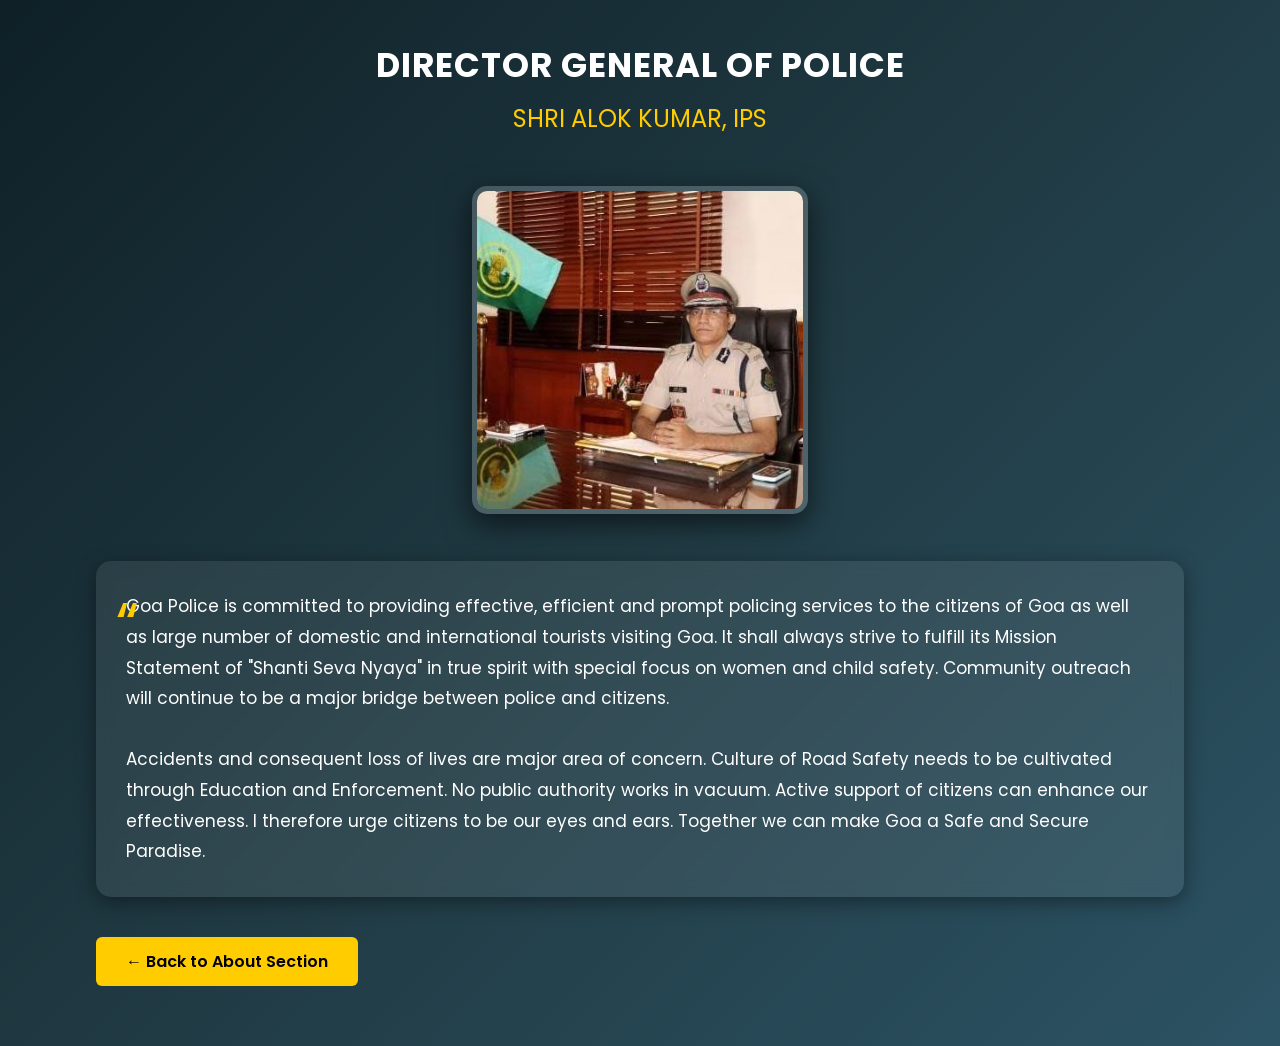
<file: about-goa-police/dgp.html>
<!DOCTYPE html>
<html lang="en">
<head>
<meta charset="UTF-8">
<meta name="viewport" content="width=device-width, initial-scale=1.0">
<title>Director General of Police - Goa Police</title>

<link href="https://fonts.googleapis.com/css2?family=Poppins:wght@300;500;700&display=swap" rel="stylesheet">

<style>

body{
    margin:0;
    font-family:'Poppins', sans-serif;
    background:linear-gradient(135deg,#0f2027,#203a43,#2c5364);
    color:white;
}

/* Header */
.header{
    text-align:center;
    padding:40px 20px 20px;
}

.header h1{
    margin:0;
    font-size:34px;
    font-weight:700;
    letter-spacing:1px;
}

.header h2{
    margin:10px 0 0;
    font-weight:400;
    color:#ffcc00;
}

/* Main Container */
.container{
    width:85%;
    margin:auto;
    padding-bottom:60px;
}

/* Image Section */
.image-section{
    text-align:center;
    margin-top:30px;
}

.image-section img{
    width:30%;
    max-width:850px;
    border-radius:15px;
    border:5px solid #ffffff33;
    box-shadow:0 10px 30px rgba(0,0,0,0.6);
    transition:0.3s;
}

.image-section img:hover{
    transform:scale(1.02);
}

/* Message Box */
.message{
    background:rgba(255,255,255,0.08);
    padding:30px;
    margin-top:40px;
    border-radius:15px;
    line-height:1.8;
    font-size:17px;
    backdrop-filter:blur(8px);
    box-shadow:0 5px 20px rgba(0,0,0,0.4);
}

/* Quote Style */
.message::before{
    content:"“";
    font-size:60px;
    color:#ffcc00;
    position:absolute;
    margin-left:-10px;
    margin-top:-20px;
}

/* Back Button */
.back-btn{
    display:inline-block;
    margin-top:40px;
    padding:12px 30px;
    background:#ffcc00;
    color:black;
    text-decoration:none;
    border-radius:6px;
    font-weight:600;
}

.back-btn:hover{
    background:#ffaa00;
}

/* Responsive */
@media(max-width:768px){
    .header h1{
        font-size:26px;
    }
}

</style>
</head>

<body>

<div class="header">
    <h1>DIRECTOR GENERAL OF POLICE</h1>
    <h2>SHRI ALOK KUMAR, IPS</h2>
</div>

<div class="container">

    <div class="image-section">
        <!-- Replace image name with your actual image file -->
        <img src="dgp.jpeg"  alt="Director General of Police">
    </div>

    <div class="message">
        Goa Police is committed to providing effective, efficient and prompt policing services to the citizens of Goa as well as large number of domestic and international tourists visiting Goa. It shall always strive to fulfill its Mission Statement of "Shanti Seva Nyaya" in true spirit with special focus on women and child safety. Community outreach will continue to be a major bridge between police and citizens.

        <br><br>

        Accidents and consequent loss of lives are major area of concern. Culture of Road Safety needs to be cultivated through Education and Enforcement. No public authority works in vacuum. Active support of citizens can enhance our effectiveness. I therefore urge citizens to be our eyes and ears. Together we can make Goa a Safe and Secure Paradise.
    </div>

    <a href="../index.html#about" class="back-btn">← Back to About Section</a>

</div>

</body>
</html>
</file>
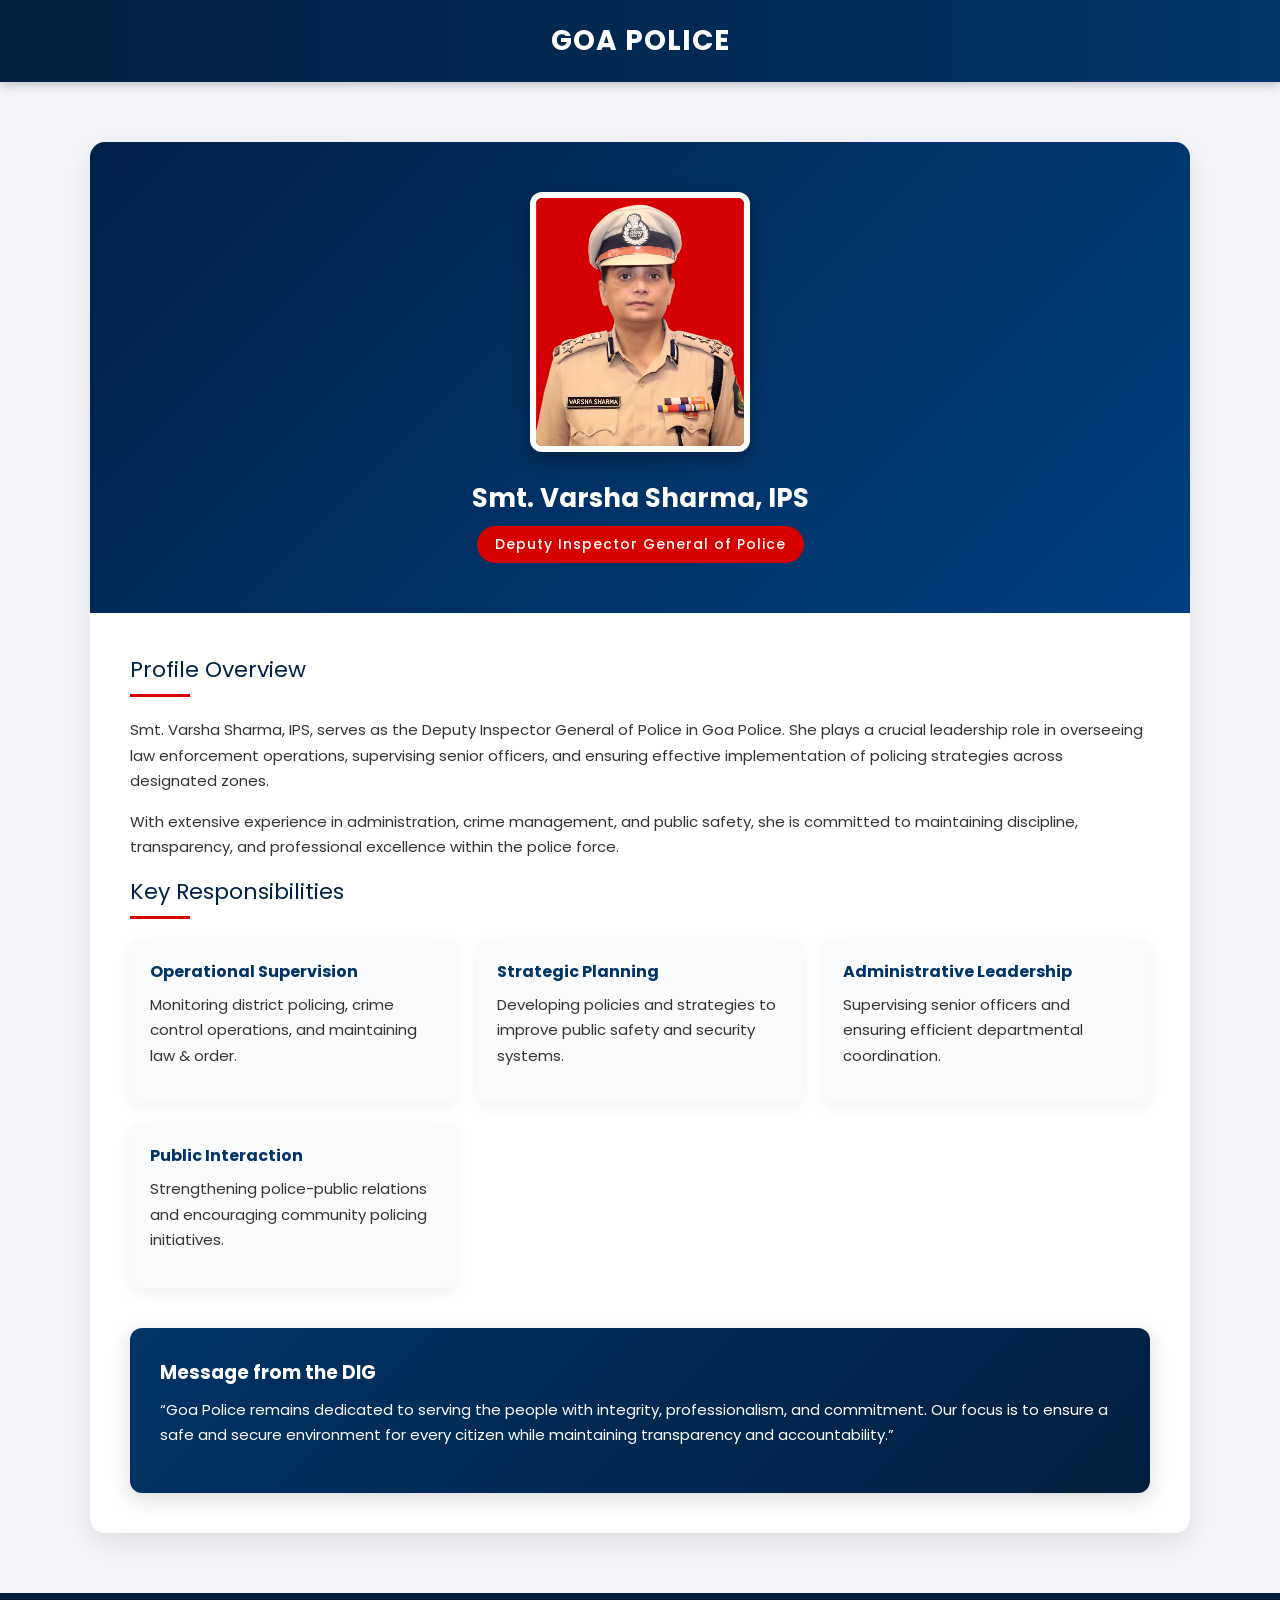
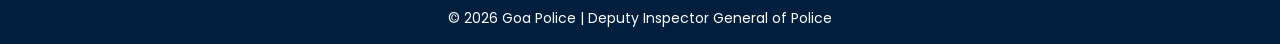
<file: about-goa-police/dig.html>
<!DOCTYPE html>
<html lang="en">
<head>
<meta charset="UTF-8">
<meta name="viewport" content="width=device-width, initial-scale=1.0">
<title>Deputy Inspector General - Goa Police</title>

<link href="https://fonts.googleapis.com/css2?family=Poppins:wght@300;400;500;600;700&display=swap" rel="stylesheet">

<style>
*{
    margin:0;
    padding:0;
    box-sizing:border-box;
    font-family:'Poppins', sans-serif;
}

body{
    background:#f4f6f9;
    color:#333;
}

/* HEADER */
.header{
    background:linear-gradient(90deg,#001f3f,#003366);
    padding:20px;
    text-align:center;
    color:white;
    box-shadow:0 4px 10px rgba(0,0,0,0.2);
}

.header h1{
    font-size:28px;
    letter-spacing:1px;
}

/* PROFILE SECTION */
.profile-section{
    max-width:1100px;
    margin:60px auto;
    background:white;
    border-radius:15px;
    box-shadow:0 10px 30px rgba(0,0,0,0.1);
    overflow:hidden;
}

.profile-top{
    background:linear-gradient(135deg,#002147,#004080);
    padding:50px 20px;
    text-align:center;
    color:white;
}

.profile-top img{
    width:220px;
    height:260px;
    object-fit:cover;
    border-radius:12px;
    border:6px solid white;
    box-shadow:0 8px 20px rgba(0,0,0,0.3);
    margin-bottom:20px;
}

.profile-top h2{
    font-size:26px;
    margin-bottom:8px;
}

.designation{
    display:inline-block;
    padding:8px 18px;
    background:#d60000;
    border-radius:25px;
    font-size:14px;
    letter-spacing:1px;
    font-weight:500;
}

/* CONTENT */
.profile-content{
    padding:40px;
}

.section-title{
    font-size:22px;
    margin-bottom:20px;
    color:#002147;
    position:relative;
}

.section-title::after{
    content:'';
    width:60px;
    height:3px;
    background:#d60000;
    display:block;
    margin-top:8px;
}

.profile-content p{
    line-height:1.7;
    margin-bottom:15px;
    font-size:15px;
}

/* RESPONSIBILITY CARDS */
.grid{
    display:grid;
    grid-template-columns:repeat(auto-fit,minmax(250px,1fr));
    gap:20px;
    margin-top:20px;
}

.card{
    background:#f9fbfd;
    padding:20px;
    border-radius:10px;
    box-shadow:0 5px 15px rgba(0,0,0,0.05);
    transition:0.3s;
}

.card:hover{
    transform:translateY(-6px);
    box-shadow:0 10px 20px rgba(0,0,0,0.1);
}

.card h3{
    font-size:16px;
    margin-bottom:8px;
    color:#003366;
}

/* MESSAGE BOX */
.message{
    background:linear-gradient(135deg,#003366,#001f3f);
    color:white;
    padding:30px;
    border-radius:12px;
    margin-top:40px;
    box-shadow:0 6px 20px rgba(0,0,0,0.15);
}

.message h3{
    margin-bottom:10px;
}

/* FOOTER */
.footer{
    text-align:center;
    padding:15px;
    background:#001f3f;
    color:white;
    margin-top:50px;
    font-size:14px;
}

@media(max-width:768px){
    .profile-content{
        padding:25px;
    }
}
</style>
</head>

<body>

<div class="header">
    <h1>GOA POLICE</h1>
</div>

<div class="profile-section">

    <div class="profile-top">
        <!-- Replace image path below with your actual image -->
        <img src="DIG_Varsha_Sharma.JPG.jpg" alt="Smt. Varsha Sharma, IPS">
        <h2>Smt. Varsha Sharma, IPS</h2>
        <div class="designation">Deputy Inspector General of Police</div>
    </div>

    <div class="profile-content">

        <div class="section-title">Profile Overview</div>
        <p>
            Smt. Varsha Sharma, IPS, serves as the Deputy Inspector General of Police in Goa Police.
            She plays a crucial leadership role in overseeing law enforcement operations,
            supervising senior officers, and ensuring effective implementation of policing strategies
            across designated zones.
        </p>

        <p>
            With extensive experience in administration, crime management, and public safety,
            she is committed to maintaining discipline, transparency, and professional excellence
            within the police force.
        </p>

        <div class="section-title">Key Responsibilities</div>

        <div class="grid">
            <div class="card">
                <h3>Operational Supervision</h3>
                <p>Monitoring district policing, crime control operations, and maintaining law & order.</p>
            </div>

            <div class="card">
                <h3>Strategic Planning</h3>
                <p>Developing policies and strategies to improve public safety and security systems.</p>
            </div>

            <div class="card">
                <h3>Administrative Leadership</h3>
                <p>Supervising senior officers and ensuring efficient departmental coordination.</p>
            </div>

            <div class="card">
                <h3>Public Interaction</h3>
                <p>Strengthening police-public relations and encouraging community policing initiatives.</p>
            </div>
        </div>

        <div class="message">
            <h3>Message from the DIG</h3>
            <p>
                “Goa Police remains dedicated to serving the people with integrity,
                professionalism, and commitment. Our focus is to ensure a safe and secure
                environment for every citizen while maintaining transparency and accountability.”
            </p>
        </div>

    </div>
</div>

<div class="footer">
    © 2026 Goa Police | Deputy Inspector General of Police
</div>

</body>
</html>
</file>
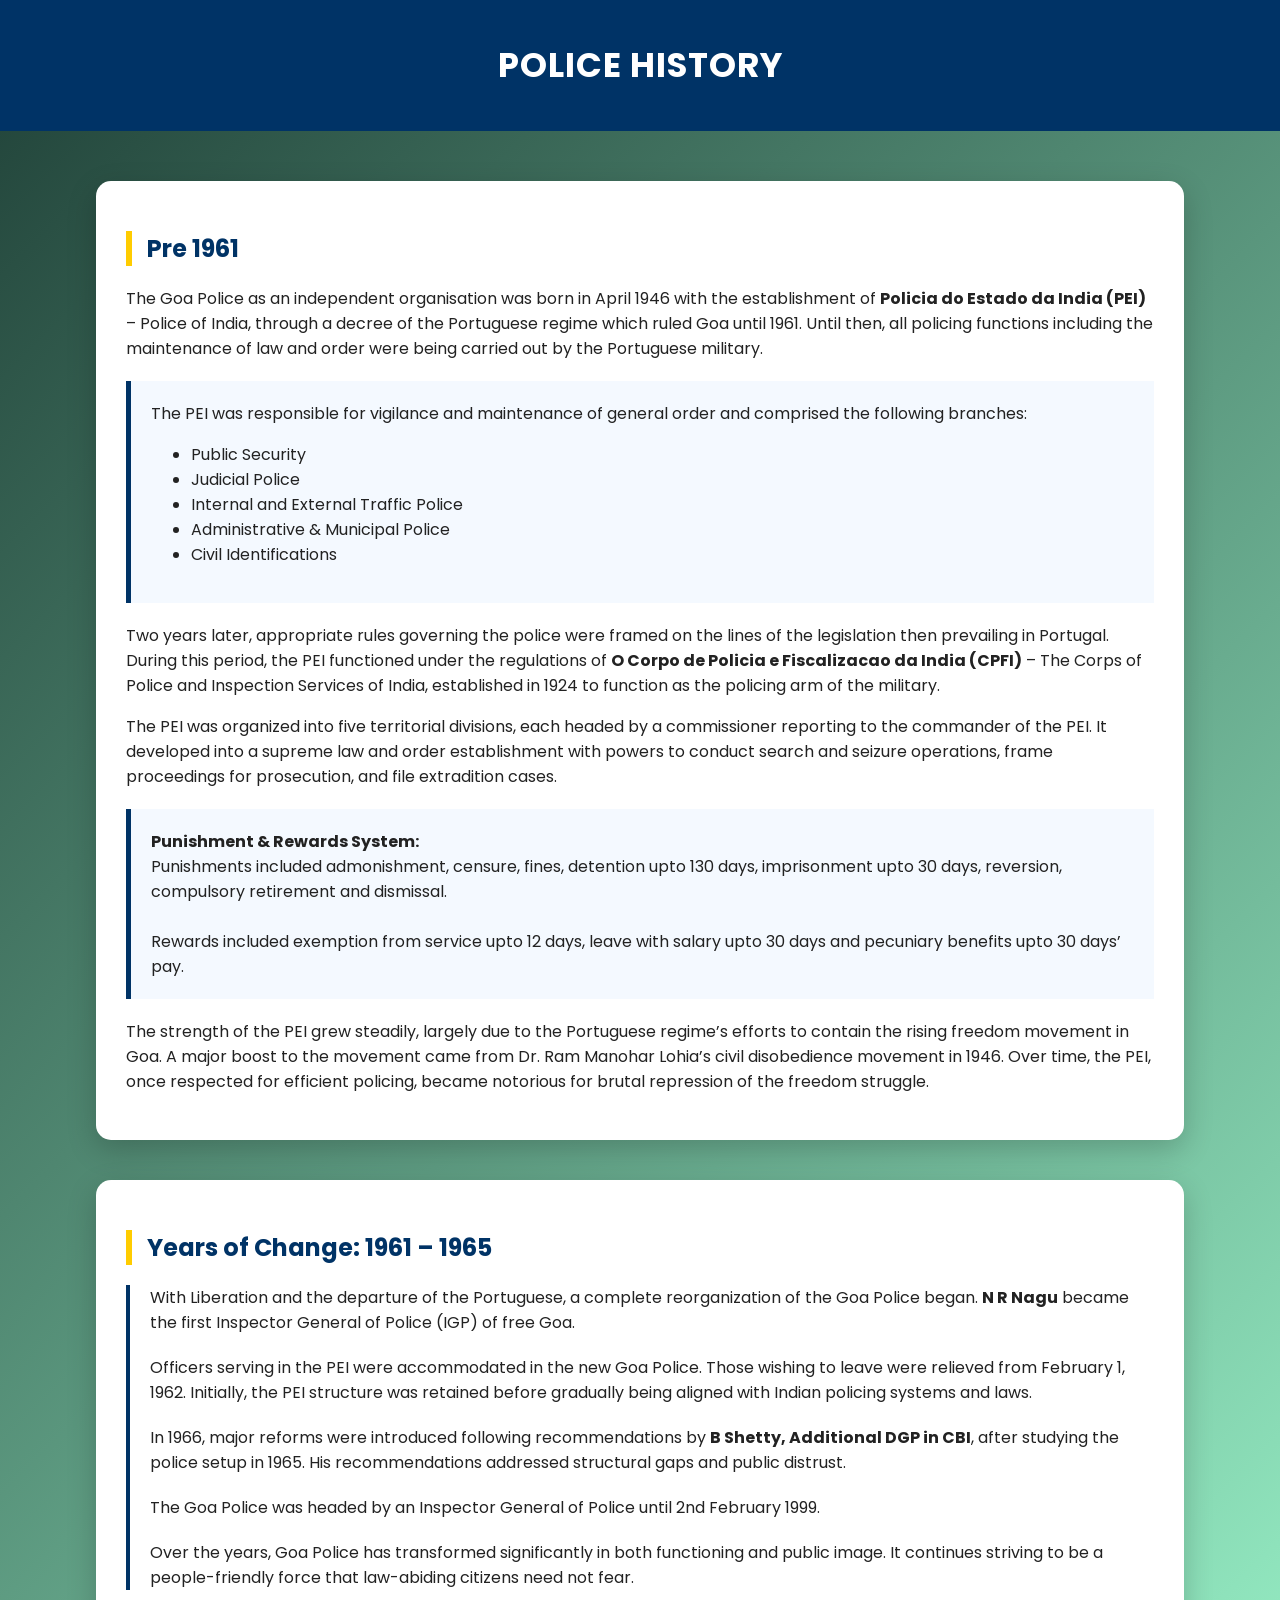
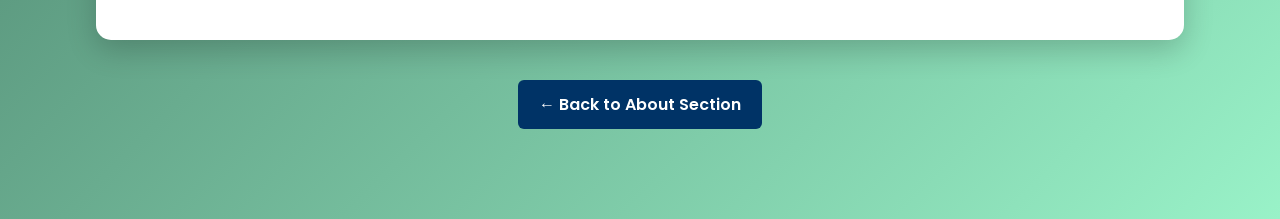
<file: about-goa-police/history.html>
<!DOCTYPE html>
<html lang="en">
<head>
<meta charset="UTF-8">
<meta name="viewport" content="width=device-width, initial-scale=1.0">
<title>Police History - Goa Police</title>

<link href="https://fonts.googleapis.com/css2?family=Poppins:wght@300;500;700&display=swap" rel="stylesheet">

<style>

body{
    margin:0;
    font-family:'Poppins', sans-serif;
    background:linear-gradient(135deg,#1f4037,#99f2c8);
    color:#222;
}

/* Header */
.header{
    background:#003366;
    color:white;
    text-align:center;
    padding:40px 20px;
}

.header h1{
    margin:0;
    font-size:34px;
    letter-spacing:1px;
}

/* Container */
.container{
    width:85%;
    margin:auto;
    padding:50px 0;
}

/* Section Card */
.section{
    background:white;
    padding:30px;
    margin-bottom:40px;
    border-radius:15px;
    box-shadow:0 10px 30px rgba(0,0,0,0.2);
    transition:0.3s;
}

.section:hover{
    transform:translateY(-5px);
}

.section h2{
    color:#003366;
    border-left:6px solid #ffcc00;
    padding-left:15px;
}

/* Highlight Box */
.highlight{
    background:#f4f9ff;
    padding:20px;
    border-left:5px solid #003366;
    margin:20px 0;
}

/* Timeline Style */
.timeline{
    border-left:4px solid #003366;
    padding-left:20px;
    margin-top:20px;
}

.timeline-item{
    margin-bottom:20px;
}

/* Back Button */
.back-btn{
    display:block;
    width:220px;
    margin:40px auto;
    text-align:center;
    padding:12px;
    background:#003366;
    color:white;
    text-decoration:none;
    border-radius:6px;
    font-weight:600;
}

.back-btn:hover{
    background:#001f3f;
}

/* Responsive */
@media(max-width:768px){
    .container{
        width:95%;
    }
}

</style>
</head>

<body>

<div class="header">
    <h1>POLICE HISTORY</h1>
</div>

<div class="container">

<!-- Pre 1961 -->
<div class="section">
    <h2>Pre 1961</h2>

    <p>
    The Goa Police as an independent organisation was born in April 1946 with the establishment of <strong>Policia do Estado da India (PEI)</strong> – Police of India, through a decree of the Portuguese regime which ruled Goa until 1961. Until then, all policing functions including the maintenance of law and order were being carried out by the Portuguese military.
    </p>

    <div class="highlight">
        The PEI was responsible for vigilance and maintenance of general order and comprised the following branches:
        <ul>
            <li>Public Security</li>
            <li>Judicial Police</li>
            <li>Internal and External Traffic Police</li>
            <li>Administrative & Municipal Police</li>
            <li>Civil Identifications</li>
        </ul>
    </div>

    <p>
    Two years later, appropriate rules governing the police were framed on the lines of the legislation then prevailing in Portugal. During this period, the PEI functioned under the regulations of <strong>O Corpo de Policia e Fiscalizacao da India (CPFI)</strong> – The Corps of Police and Inspection Services of India, established in 1924 to function as the policing arm of the military.
    </p>

    <p>
    The PEI was organized into five territorial divisions, each headed by a commissioner reporting to the commander of the PEI. It developed into a supreme law and order establishment with powers to conduct search and seizure operations, frame proceedings for prosecution, and file extradition cases.
    </p>

    <div class="highlight">
        <strong>Punishment & Rewards System:</strong><br>
        Punishments included admonishment, censure, fines, detention upto 130 days, imprisonment upto 30 days, reversion, compulsory retirement and dismissal.<br><br>
        Rewards included exemption from service upto 12 days, leave with salary upto 30 days and pecuniary benefits upto 30 days’ pay.
    </div>

    <p>
    The strength of the PEI grew steadily, largely due to the Portuguese regime’s efforts to contain the rising freedom movement in Goa. A major boost to the movement came from Dr. Ram Manohar Lohia’s civil disobedience movement in 1946. Over time, the PEI, once respected for efficient policing, became notorious for brutal repression of the freedom struggle.
    </p>
</div>

<!-- Years of Change -->
<div class="section">
    <h2>Years of Change: 1961 – 1965</h2>

    <div class="timeline">

        <div class="timeline-item">
            <p>
            With Liberation and the departure of the Portuguese, a complete reorganization of the Goa Police began. <strong>N R Nagu</strong> became the first Inspector General of Police (IGP) of free Goa.
            </p>
        </div>

        <div class="timeline-item">
            <p>
            Officers serving in the PEI were accommodated in the new Goa Police. Those wishing to leave were relieved from February 1, 1962. Initially, the PEI structure was retained before gradually being aligned with Indian policing systems and laws.
            </p>
        </div>

        <div class="timeline-item">
            <p>
            In 1966, major reforms were introduced following recommendations by <strong>B Shetty, Additional DGP in CBI</strong>, after studying the police setup in 1965. His recommendations addressed structural gaps and public distrust.
            </p>
        </div>

        <div class="timeline-item">
            <p>
            The Goa Police was headed by an Inspector General of Police until 2nd February 1999.
            </p>
        </div>

        <div class="timeline-item">
            <p>
            Over the years, Goa Police has transformed significantly in both functioning and public image. It continues striving to be a people-friendly force that law-abiding citizens need not fear.
            </p>
        </div>

    </div>

</div>

<a href="../index.html#about" class="back-btn">← Back to About Section</a>

</div>

</body>
</html>
</file>
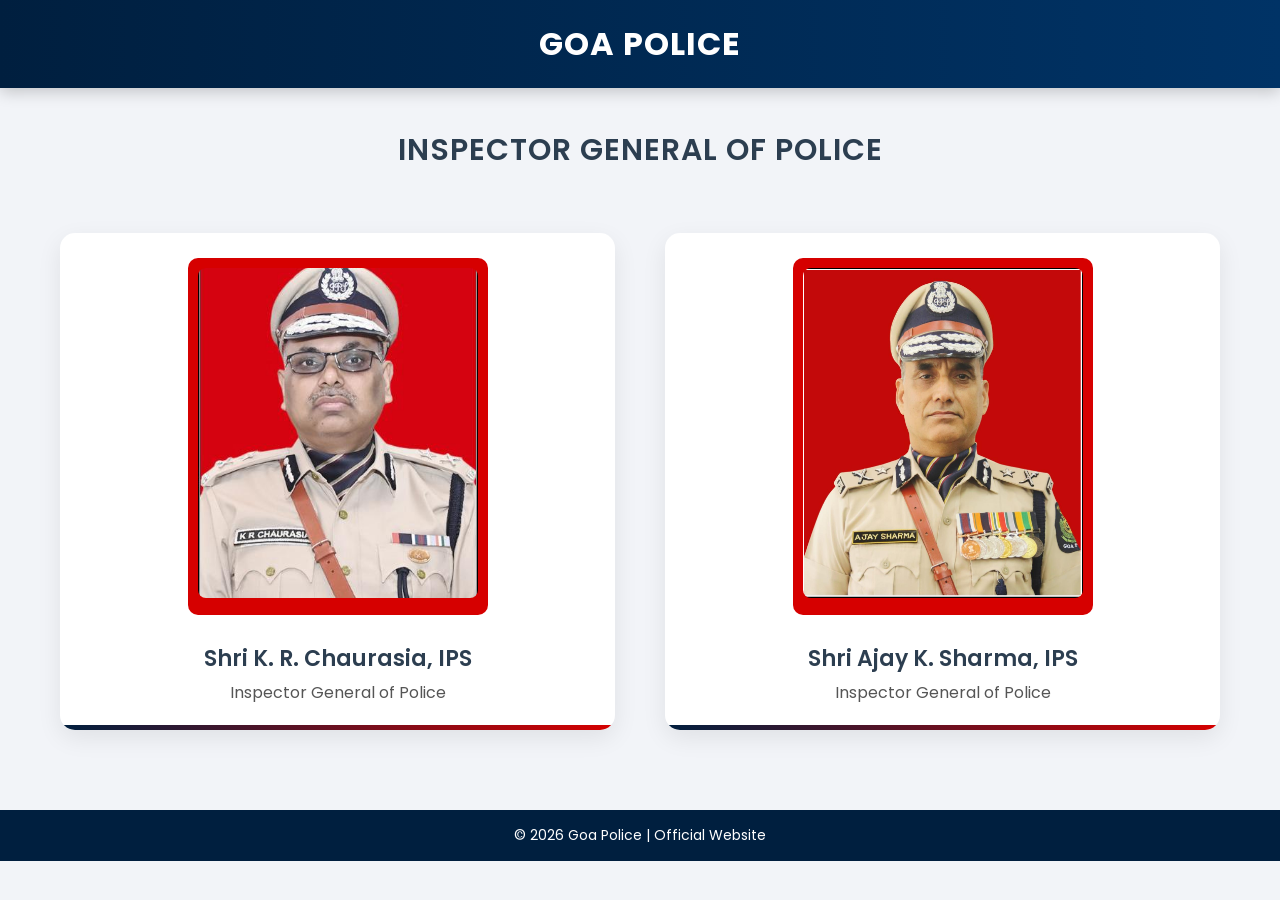
<file: about-goa-police/igp.html>
<!DOCTYPE html>
<html lang="en">
<head>
<meta charset="UTF-8">
<meta name="viewport" content="width=device-width, initial-scale=1.0">
<title>Inspector General of Police - Goa Police</title>

<!-- Google Font -->
<link href="https://fonts.googleapis.com/css2?family=Poppins:wght@300;400;500;600;700&display=swap" rel="stylesheet">

<style>
*{
    margin:0;
    padding:0;
    box-sizing:border-box;
    font-family:'Poppins', sans-serif;
}

body{
    background:#f2f4f8;
}

/* ===== HEADER ===== */
.header{
    background:linear-gradient(90deg,#001f3f,#003366);
    padding:20px;
    text-align:center;
    color:white;
    box-shadow:0 4px 15px rgba(0,0,0,0.2);
}

.header h1{
    font-size:32px;
    letter-spacing:1px;
}

/* ===== PAGE TITLE ===== */
.page-title{
    text-align:center;
    margin:40px 0 20px;
}

.page-title h2{
    font-size:30px;
    color:#2c3e50;
    font-weight:600;
    letter-spacing:1px;
}

/* ===== IGP CONTAINER ===== */
.igp-container{
    max-width:1200px;
    margin:40px auto;
    display:grid;
    grid-template-columns:repeat(auto-fit, minmax(350px, 1fr));
    gap:50px;
    padding:20px;
}

/* ===== CARD DESIGN ===== */
.igp-card{
    background:white;
    padding:25px;
    border-radius:15px;
    box-shadow:0 8px 25px rgba(0,0,0,0.08);
    text-align:center;
    transition:0.3s;
    position:relative;
    overflow:hidden;
}

.igp-card:hover{
    transform:translateY(-10px);
    box-shadow:0 12px 35px rgba(0,0,0,0.15);
}

/* Red Background Image Frame */
.image-frame{
    background:#d60000;
    padding:10px;
    border-radius:10px;
    display:inline-block;
    overflow:hidden;
}

.image-frame img{
    width:280px;
    height:330px;
    object-fit:cover;
    border-radius:8px;
    transition:0.4s;
}

.igp-card:hover img{
    transform:scale(1.05);
}

/* Name Styling */
.igp-name{
    margin-top:20px;
    font-size:22px;
    font-weight:600;
    color:#2c3e50;
}

.igp-rank{
    font-size:16px;
    color:#555;
    margin-top:5px;
}

/* Decorative Line */
.igp-card::after{
    content:'';
    position:absolute;
    bottom:0;
    left:0;
    width:100%;
    height:5px;
    background:linear-gradient(90deg,#001f3f,#d60000);
}

/* Footer */
.footer{
    margin-top:60px;
    background:#001f3f;
    color:white;
    text-align:center;
    padding:15px;
    font-size:14px;
}

@media(max-width:600px){
    .image-frame img{
        width:100%;
        height:auto;
    }
}
</style>

</head>
<body>

<!-- HEADER -->
<div class="header">
    <h1>GOA POLICE</h1>
</div>

<!-- PAGE TITLE -->
<div class="page-title">
    <h2>INSPECTOR GENERAL OF POLICE</h2>
</div>

<!-- IGP SECTION -->
<div class="igp-container">

    <!-- IGP CARD 1 -->
    <div class="igp-card">
        <div class="image-frame">
            <img src="igp1.jpg" alt="Shri K R Chaurasia">
        </div>
        <div class="igp-name">Shri K. R. Chaurasia, IPS</div>
        <div class="igp-rank">Inspector General of Police</div>
    </div>

    <!-- IGP CARD 2 -->
    <div class="igp-card">
        <div class="image-frame">
            <img src="igp2.jpg" alt="Shri Ajay K Sharma">
        </div>
        <div class="igp-name">Shri Ajay K. Sharma, IPS</div>
        <div class="igp-rank">Inspector General of Police</div>
    </div>

</div>

<!-- FOOTER -->
<div class="footer">
    © 2026 Goa Police | Official Website
</div>

</body>
</html>
</file>
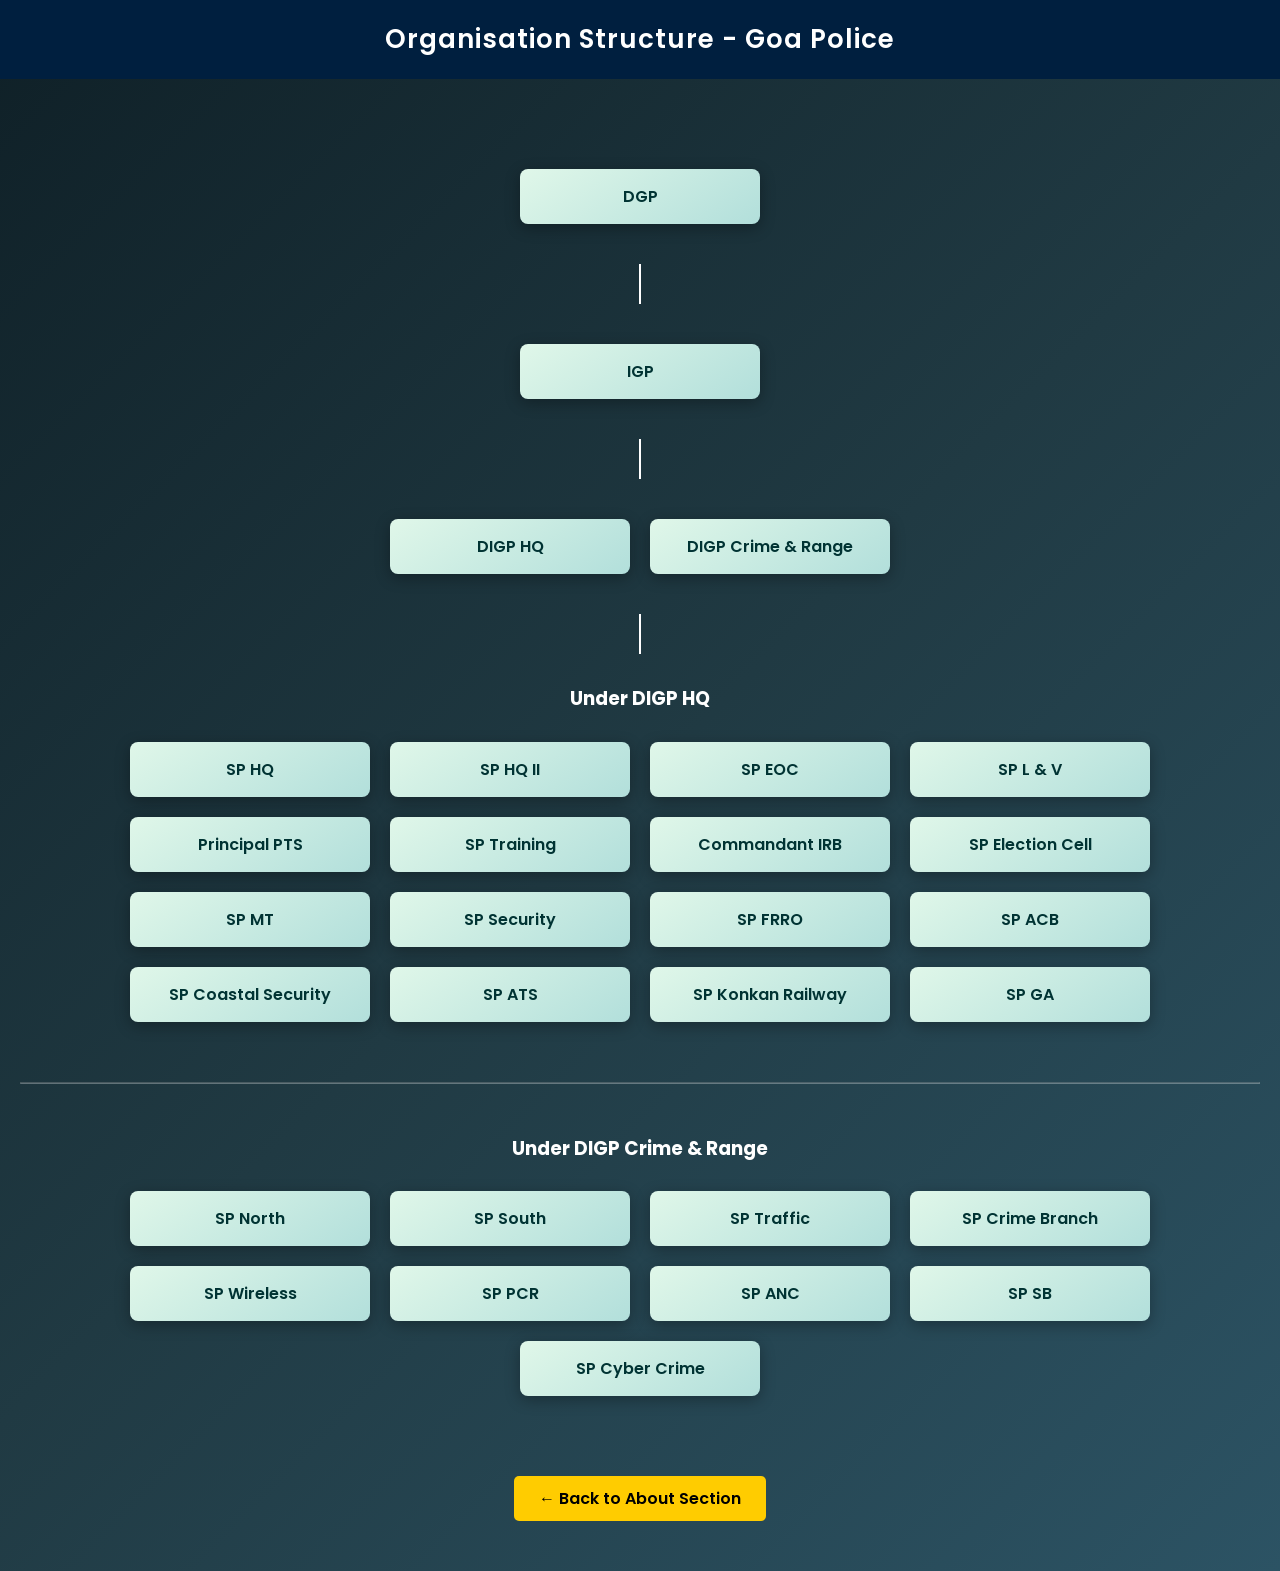
<file: about-goa-police/organisation.html>
<!DOCTYPE html>
<html lang="en">
<head>
<meta charset="UTF-8">
<meta name="viewport" content="width=device-width, initial-scale=1.0">
<title>Organisation Structure - Goa Police</title>

<link href="https://fonts.googleapis.com/css2?family=Poppins:wght@400;600&display=swap" rel="stylesheet">

<style>

body {
    margin: 0;
    font-family: 'Poppins', sans-serif;
    background: linear-gradient(135deg,#0f2027,#203a43,#2c5364);
    color: white;
    text-align: center;
}

.header {
    background: #001f3f;
    padding: 20px;
    font-size: 26px;
    font-weight: 600;
    letter-spacing: 1px;
}

.container {
    padding: 50px 20px;
}

.level {
    margin: 30px 0;
}

.box {
    display: inline-block;
    padding: 15px 30px;
    margin: 10px;
    background: linear-gradient(145deg,#e0f7e9,#b2dfdb);
    color: #003333;
    border-radius: 8px;
    font-weight: 600;
    min-width: 180px;
    box-shadow: 0 4px 15px rgba(0,0,0,0.3);
    transition: 0.3s;
}

.box:hover {
    transform: scale(1.05);
    background: #a5d6a7;
}

.line {
    width: 2px;
    height: 40px;
    background: white;
    margin: auto;
}

.row {
    display: flex;
    justify-content: center;
    flex-wrap: wrap;
}

.back-btn {
    display: inline-block;
    margin-top: 40px;
    padding: 10px 25px;
    background: #ffcc00;
    color: black;
    text-decoration: none;
    border-radius: 5px;
    font-weight: 600;
}

.back-btn:hover {
    background: #ffaa00;
}

@media(max-width:768px){
    .row {
        flex-direction: column;
        align-items: center;
    }
}

</style>
</head>

<body>

<div class="header">
Organisation Structure - Goa Police
</div>

<div class="container">

<!-- DGP -->
<div class="level">
    <div class="box">DGP</div>
</div>

<div class="line"></div>

<!-- IGP -->
<div class="level">
    <div class="box">IGP</div>
</div>

<div class="line"></div>

<!-- DIG Level -->
<div class="level row">
    <div class="box">DIGP HQ</div>
    <div class="box">DIGP Crime & Range</div>
</div>

<div class="line"></div>

<!-- SP HQ Side -->
<div class="level">
<h3>Under DIGP HQ</h3>
<div class="row">
    <div class="box">SP HQ</div>
    <div class="box">SP HQ II</div>
    <div class="box">SP EOC</div>
    <div class="box">SP L & V</div>
    <div class="box">Principal PTS</div>
    <div class="box">SP Training</div>
    <div class="box">Commandant IRB</div>
    <div class="box">SP Election Cell</div>
    <div class="box">SP MT</div>
    <div class="box">SP Security</div>
    <div class="box">SP FRRO</div>
    <div class="box">SP ACB</div>
    <div class="box">SP Coastal Security</div>
    <div class="box">SP ATS</div>
    <div class="box">SP Konkan Railway</div>
    <div class="box">SP GA</div>
</div>
</div>

<hr style="margin:50px 0;border-color:white;opacity:0.3;">

<!-- SP Crime & Range Side -->
<div class="level">
<h3>Under DIGP Crime & Range</h3>
<div class="row">
    <div class="box">SP North</div>
    <div class="box">SP South</div>
    <div class="box">SP Traffic</div>
    <div class="box">SP Crime Branch</div>
    <div class="box">SP Wireless</div>
    <div class="box">SP PCR</div>
    <div class="box">SP ANC</div>
    <div class="box">SP SB</div>
    <div class="box">SP Cyber Crime</div>
</div>
</div>

<a href="../index.html#about" class="back-btn">← Back to About Section</a>

</div>

</body>
</html>
</file>
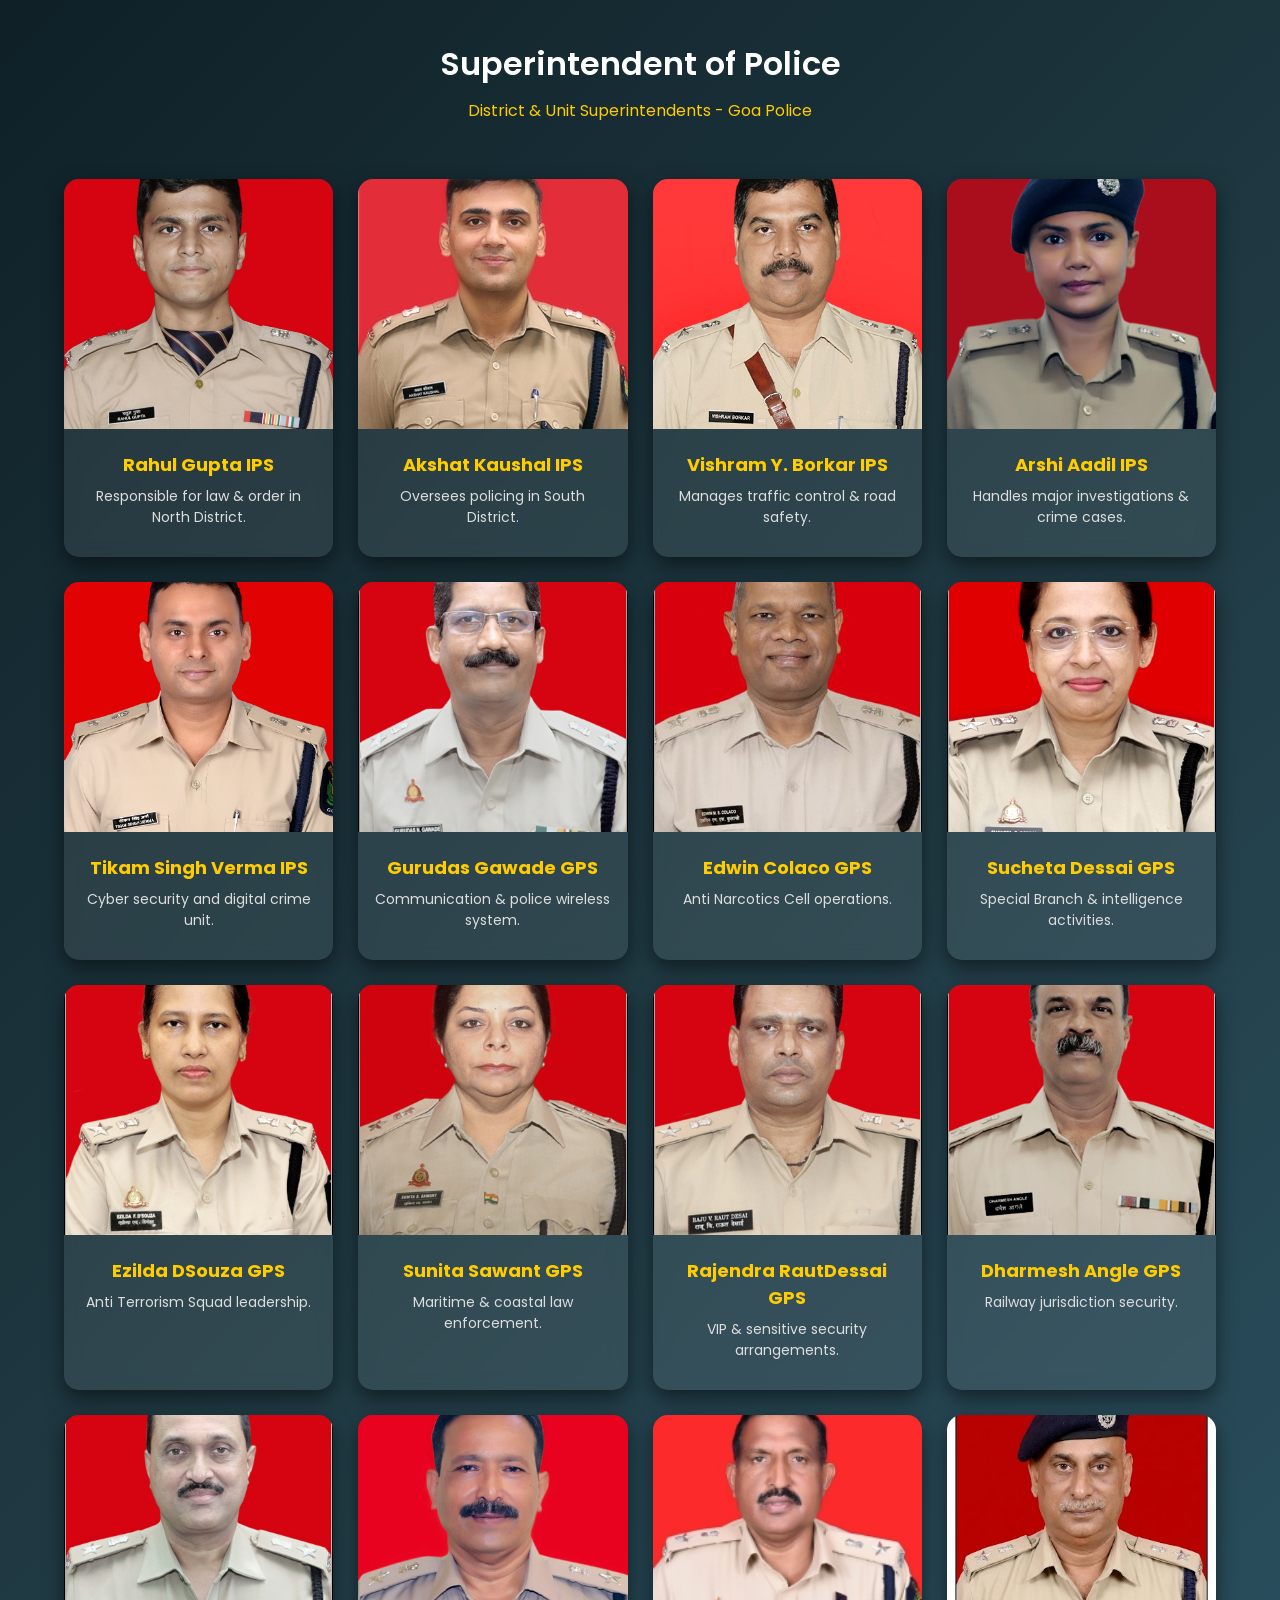
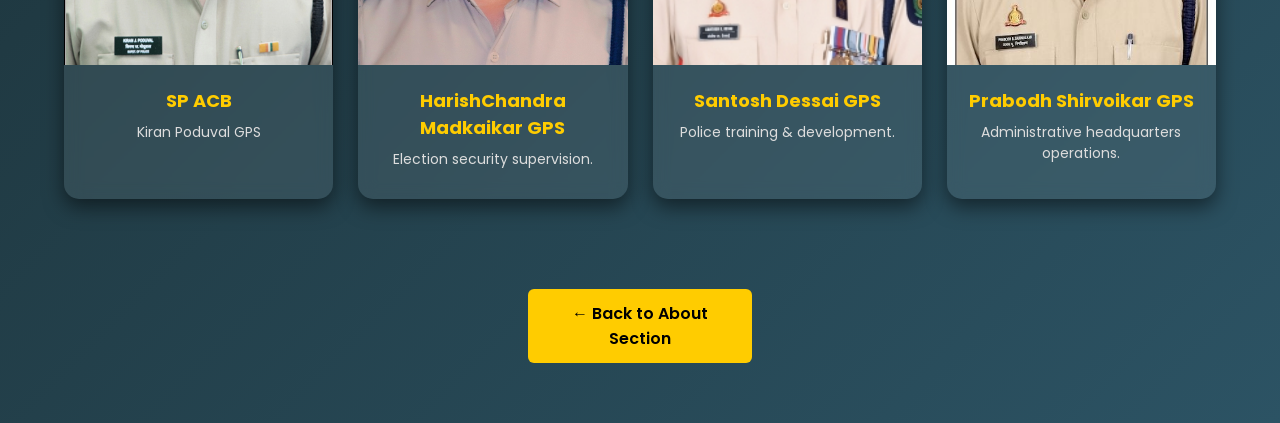
<file: about-goa-police/superintendent.html>
<!DOCTYPE html>
<html lang="en">
<head>
<meta charset="UTF-8">
<meta name="viewport" content="width=device-width, initial-scale=1.0">
<title>Superintendent of Police - Goa Police</title>

<link href="https://fonts.googleapis.com/css2?family=Poppins:wght@400;600&display=swap" rel="stylesheet">

<style>

body{
    margin:0;
    font-family:'Poppins', sans-serif;
    background:linear-gradient(135deg,#0f2027,#203a43,#2c5364);
    color:white;
}

/* Header */
.header{
    text-align:center;
    padding:40px 20px;
}

.header h1{
    margin:0;
    font-size:32px;
    font-weight:600;
}

.header p{
    margin-top:10px;
    color:#ffcc00;
}

/* Grid Section */
.grid-container{
    width:90%;
    margin:auto;
    display:grid;
    grid-template-columns:repeat(auto-fit,minmax(220px,1fr));
    gap:25px;
    padding-bottom:60px;
}

/* Card */
.card{
    background:rgba(255,255,255,0.08);
    border-radius:15px;
    overflow:hidden;
    box-shadow:0 8px 20px rgba(0,0,0,0.5);
    transition:0.4s;
    backdrop-filter:blur(8px);
}

.card:hover{
    transform:translateY(-8px) scale(1.03);
    box-shadow:0 12px 30px rgba(0,0,0,0.8);
}

.card img{
    width:100%;
    height:250px;
    object-fit:cover;
}

.card-content{
    padding:15px;
    text-align:center;
}

.card-content h3{
    margin:0;
    font-size:18px;
    color:#ffcc00;
}

.card-content p{
    margin-top:8px;
    font-size:14px;
    color:#ddd;
}

/* Back Button */
.back-btn{
    display:block;
    width:200px;
    margin:30px auto 60px;
    text-align:center;
    padding:12px;
    background:#ffcc00;
    color:black;
    text-decoration:none;
    border-radius:6px;
    font-weight:600;
}

.back-btn:hover{
    background:#ffaa00;
}

</style>
</head>

<body>

<div class="header">
    <h1>Superintendent of Police</h1>
    <p>District & Unit Superintendents - Goa Police</p>
</div>

<div class="grid-container">

<!-- 16 Cards -->

<!-- Repeat this card block 16 times -->

<div class="card">
    <img src="SP Rahul Gupta.jpeg" alt="SP North Goa">
    <div class="card-content">
        <h3>Rahul Gupta
IPS</h3>
        <p>Responsible for law & order in North District.</p>
    </div>
</div>

<div class="card">
    <img src="Akshat Kaushal IPS - .jpg">
    <div class="card-content">
        <h3>Akshat Kaushal
IPS</h3>
        <p>Oversees policing in South District.</p>
    </div>
</div>

<div class="card">
    <img src="Vishram U. Borkar.jpg">
    <div class="card-content">
        <h3>Vishram Y. Borkar
IPS</h3>
        <p>Manages traffic control & road safety.</p>
    </div>
</div>

<div class="card">
    <img src="Arshi.JPG.jpg">
    <div class="card-content">
        <h3>Arshi Aadil
IPS</h3>
        <p>Handles major investigations & crime cases.</p>
    </div>
</div>

<div class="card">
    <img src="Tikam.JPG.jpg">
    <div class="card-content">
        <h3>Tikam Singh Verma 
IPS</h3>
        <p>Cyber security and digital crime unit.</p>
    </div>
</div>

<div class="card">
    <img src="SP Gurudas Gawade.jpg">
    <div class="card-content">
        <h3>Gurudas Gawade
GPS</h3>
        <p>Communication & police wireless system.</p>
    </div>
</div>

<div class="card">
    <img src="WhatsApp Image 2022-10-09 at 11.02.03 AM.jpeg">
    <div class="card-content">
        <h3>Edwin Colaco
GPS</h3>
        <p>Anti Narcotics Cell operations.</p>
    </div>
</div>

<div class="card">
    <img src="SP_Sucheta_Dessai.jpg">
    <div class="card-content">
        <h3>Sucheta Dessai
GPS</h3>
        <p>Special Branch & intelligence activities.</p>
    </div>
</div>

<div class="card">
    <img src="SP_Ezilda_DSouza.jpg">
    <div class="card-content">
        <h3>Ezilda DSouza
GPS</h3>
        <p>Anti Terrorism Squad leadership.</p>
    </div>
</div>

<div class="card">
    <img src="SP Sunita Sawant.jpg">
    <div class="card-content">
        <h3>Sunita Sawant
GPS</h3>
        <p>Maritime & coastal law enforcement.</p>
    </div>
</div>

<div class="card">
    <img src="SP_Raju_RautDessai.jpg">
    <div class="card-content">
        <h3>Rajendra RautDessai
GPS</h3>
        <p>VIP & sensitive security arrangements.</p>
    </div>
</div>

<div class="card">
    <img src="SP_Dharmesh_Angle.jpg">
    <div class="card-content">
        <h3>Dharmesh Angle
GPS</h3>
        <p>Railway jurisdiction security.</p>
    </div>
</div>

<div class="card">
    <img src="SP Kiran Poduval.jpg">
    <div class="card-content">
        <h3>SP ACB</h3>
        <p>Kiran Poduval
GPS</p>
    </div>
</div>

<div class="card">
    <img src="Harish.JPG.jpg">
    <div class="card-content">
        <h3>HarishChandra Madkaikar
GPS</h3>
        <p>Election security supervision.</p>
    </div>
</div>

<div class="card">
    <img src="SP_santosh.jpg">
    <div class="card-content">
        <h3>Santosh Dessai
GPS</h3>
        <p>Police training & development.</p>
    </div>
</div>

<div class="card">
    <img src="SP_Shirvoikar.jpeg">
    <div class="card-content">
        <h3>Prabodh Shirvoikar
GPS</h3>
        <p>Administrative headquarters operations.</p>
    </div>
</div>

</div>

<a href="../index.html#about" class="back-btn">← Back to About Section</a>

</body>
</html>
</file>
<file: style.css>
* {
    margin: 0;
    padding: 0;
    box-sizing: border-box;
    font-family: 'Segoe UI', Tahoma, Geneva, Verdana, sans-serif;
}

body {
    background:  linear-gradient(135deg, #010b3a 0%, #764ba2 100%);
    min-height: 100vh;
    color: #2d2c2c;
}

/* ===== LAYOUT ===== */
.container {
    display: flex;
    min-height: 100vh;
}

.sidebar {
    width: 280px;
    background:  linear-gradient(135deg, #010b3a 0%, #764ba2 100%);
    color: white;
    position: fixed;
    height: 100vh;
    left: 0;
    top: 0;
    overflow-y: auto;
    box-shadow: 2px 0 10px rgba(0,0,0,0.1);
    z-index: 1000;
}

.main-content {
    flex: 1;
    margin-left: 280px;
    background: #fafafa;
    min-height: 100vh;
}

/* ===== SIDEBAR HEADER ===== */
.sidebar-header {
    padding: 30px 20px;
    border-bottom: 1px solid rgba(255,255,255,0.1);
    text-align: center;
    background:  linear-gradient(135deg, #010b3a 0%, #764ba2 100%);
}

.sidebar .logo {
    display: flex;
    flex-direction: column;
    align-items: center;
    gap: 15px;
}

.sidebar .logo img {
    width: 90px;
    height: 90px;
    border-radius: 50%;
    border: 4px solid rgba(255,255,255,0.4);
    box-shadow: 0 4px 12px rgba(0,0,0,0.2);
    transition: transform 0.3s ease;
}

.sidebar .logo img:hover {
    transform: scale(1.05);
}

.sidebar .logo h2 {
    font-size: 20px;
    font-weight: 700;
    margin: 0;
    color: #f1ecf1;
    letter-spacing: 1px;
    text-shadow: 1px 1px 2px rgba(0,0,0,0.3);
}

/* ===== SIDEBAR MENU ===== */
.sidebar-menu {
    list-style: none;
    padding: 30px 0 20px;
    margin: 0;
}

.sidebar-menu li {
    position: relative;
    margin-bottom: 5px;
}

.sidebar-menu li a {
    display: flex;
    align-items: center;
    padding: 16px 25px;
    color: #bdc3c7;
    text-decoration: none;
    transition: all 0.3s ease;
    border-left: 4px solid transparent;
    font-weight: 500;
    font-size: 15px;
    position: relative;
    overflow: hidden;
}

.sidebar-menu li a::before {
    content: '';
    position: absolute;
    top: 0;
    left: -100%;
    width: 100%;
    height: 100%;
    background: linear-gradient(90deg, transparent, rgba(234, 237, 240, 0.1), transparent);
    transition: left 0.5s ease;
}

.sidebar-menu li a:hover::before,
.sidebar-menu li a.active::before {
    left: 100%;
}

.sidebar-menu li a:hover,
.sidebar-menu li a.active {
    background: linear-gradient(135deg, rgba(52, 152, 219, 0.1) 0%, rgba(41, 128, 185, 0.1) 100%);
    color: #ecf0f1;
    border-left-color: #3498db;
    text-decoration: none;
    transform: translateX(5px);
    box-shadow: 0 2px 8px rgba(52, 152, 219, 0.2);
}

.sidebar-menu li a i {
    margin-right: 15px;
    width: 22px;
    text-align: center;
    font-size: 18px;
    opacity: 0.8;
}

/* ===== DROPDOWN IN SIDEBAR ===== */
.sidebar-menu .dropdown-content {
    display: none;
    background:rgb(104, 165, 191);
    list-style: none;
    margin: 0;
    padding: 0;
    border-left: 4px solid #3498db;
    box-shadow: inset 0 2px 4px rgba(0,0,0,0.1);
}

.sidebar-menu .dropdown:hover .dropdown-content {
    display: block;
}

.sidebar-menu .dropdown-content li {
    border-bottom: 1px solid rgba(255,255,255,0.05);
}

.sidebar-menu .dropdown-content li:last-child {
    border-bottom: none;
}

.sidebar-menu .dropdown-content li a {
    padding: 14px 25px 14px 60px;
    font-size: 14px;
    border-left: none;
    font-weight: 400;
    color: #0e0e0e;
    transition: all 0.3s ease;
}

.sidebar-menu .dropdown-content li a:hover {
    background: rgba(52, 152, 219, 0.15);
    color: #ecf0f1;
    padding-left: 70px;
}

/* ===== HEADER ===== */
header {
    background:  linear-gradient(135deg, #010b3a 0%, #764ba2 100%);
    padding: 50px 40px;
    color: rgb(255, 255, 255);
    box-shadow: 0 4px 20px rgba(0,0,0,0.15);
    position: relative;
    overflow: hidden;
}

header::before {
    content: '';
    position: absolute;
    top: 0;
    left: 0;
    right: 0;
    bottom: 0;
    background: url('data:image/svg+xml,<svg xmlns="http://www.w3.org/2000/svg" viewBox="0 0 100 100"><defs><pattern id="grain" width="100" height="100" patternUnits="userSpaceOnUse"><circle cx="25" cy="25" r="1" fill="rgba(255,255,255,0.03)"/><circle cx="75" cy="75" r="1" fill="rgba(255,255,255,0.03)"/><circle cx="50" cy="10" r="0.5" fill="rgba(255,255,255,0.02)"/><circle cx="10" cy="50" r="0.5" fill="rgba(255,255,255,0.02)"/><circle cx="90" cy="30" r="0.5" fill="rgba(255,255,255,0.02)"/></pattern></defs><rect width="100" height="100" fill="url(%23grain)"/></svg>');
    pointer-events: none;
}

header h1 {
    font-size: 42px;
    font-weight: 800;
    margin-bottom: 15px;
    text-shadow: 2px 2px 4px rgba(0,0,0,0.3);
    letter-spacing: 1px;
    position: relative;
    z-index: 1;
}

.tagline {
    font-size: 20px;
    font-weight: 400;
    opacity: 0.95;
    position: relative;
    z-index: 1;
    max-width: 600px;
    line-height: 1.4;
}

.main-menu li a {
    display: block;
    padding: 18px 24px;
    color: rgb(255, 255, 255);
    text-decoration: none;
    transition: all 0.3s ease;
    font-weight: 500;
}

.main-menu li a::after {
    content: '';
    position: absolute;
    bottom: 0;
    left: 50%;
    width: 0;
    height: 4px;
    background: linear-gradient(90deg, #d4f1d4, #d49d1d);
    transition: all 0.4s cubic-bezier(0.34, 1.56, 0.64, 1);
    transform: translateX(-50%);
}

.main-menu li a:hover {
    background: rgba(212, 241, 212, 0.1);
    transform: translateY(-3px);
}

.main-menu li a:hover::after {
    width: 85%;
}

.dropdown-content {
    display: none;
    position: absolute;
    top: 62px;
    left: 0;
    background: linear-gradient(135deg, #536a2d 0%, #c8b244 100%);
    min-width: 220px;
    list-style: none;
    border-radius: 10px;
    box-shadow: 0 12px 35px rgba(0, 0, 0, 0.2);
    animation: slideDownDropdown 0.35s ease-out;
    border: 2px solid rgba(212, 241, 212, 0.3);
}

@keyframes slideDownDropdown {
    from {
        opacity: 0;
        transform: translateY(-12px);
    }
    to {
        opacity: 1;
        transform: translateY(0);
    }
}

.dropdown-content li {
    padding: 0;
}

.dropdown-content li a {
    padding: 14px 18px;
    border-bottom: 1px solid rgba(212, 241, 212, 0.2);
    display: block;
    transition: all 0.3s ease;
}

.dropdown-content li:last-child a {
    border-bottom: none;
}

.dropdown-content li a:hover {
    background: rgba(212, 241, 212, 0.2);
    padding-left: 26px;
}

.dropdown:hover .dropdown-content {
    display: block;
}

/* ===== HERO SECTION ===== */
.hero-section {
    padding: 40px;
    background:  linear-gradient(135deg, #010b3a 0%, #764ba2 100%);
    margin: 30px;
    border-radius: 20px;
    box-shadow: 0 15px 35px rgba(0,0,0,0.1);
    overflow: hidden;
}

.hero-main {
    display: grid;
    grid-template-columns: 1fr 1fr;
    gap: 40px;
    margin-bottom: 50px;
}

.hero-slider {
    position: relative;
}

.slider-container {
    position: relative;
    width: 100%;
    height: 350px;
    overflow: hidden;
    border-radius: 15px;
    box-shadow: 0 8px 25px rgba(0,0,0,0.15);
}

.slide {
    display: none;
    width: 100%;
    height: 100%;
}

.slide.active {
    display: block;
}

.slide img {
    width: 100%;
    height: 100%;
    object-fit: cover;
}

.slider-container .prev,
.slider-container .next {
    position: absolute;
    top: 50%;
    transform: translateY(-50%);
    background: rgba(255,255,255,0.9);
    color: #2c3e50;
    border: none;
    padding: 12px;
    cursor: pointer;
    font-size: 20px;
    border-radius: 50%;
    width: 45px;
    height: 45px;
    display: flex;
    align-items: center;
    justify-content: center;
    transition: all 0.3s ease;
    box-shadow: 0 4px 12px rgba(0,0,0,0.15);
}

.slider-container .prev {
    left: 15px;
}

.slider-container .next {
    right: 15px;
}

.slider-container .prev:hover,
.slider-container .next:hover {
    background: #3498db;
    color: white;
    transform: translateY(-50%) scale(1.1);
}

.hero-info {
    color: white;
    display: flex;
    flex-direction: column;
    gap: 30px;
}

.info-card {
    background: linear-gradient(135deg, #f8f9fa 0%, #e9ecef 100%);
    padding: 30px;
    border-radius: 15px;
    box-shadow: 0 5px 15px rgba(0,0,0,0.08);
    border-left: 4px solid #3498db;
}

.info-card h3 {
    color: #eff1f4;
    font-size: 24px;
    margin-bottom: 15px;
    font-weight: 600;
}

.info-card p {
    color: #d31313;
    line-height: 1.6;
    margin-bottom: 20px;
}

.learn-more {
    color: #fefefe;
    text-decoration: none;
    font-weight: 600;
    transition: color 0.3s ease;
}

.learn-more:hover {
    color: #f3f6f8;
}

.stats-grid {
    display: grid;
    grid-template-columns: repeat(3, 1fr);
    gap: 20px;
}

.stat-item {
    background: white;
    padding: 25px 20px;
    border-radius: 12px;
    text-align: center;
    box-shadow: 0 5px 15px rgba(0,0,0,0.08);
    border: 1px solid #e9ecef;
    transition: transform 0.3s ease;
}

.stat-item:hover {
    transform: translateY(-5px);
    box-shadow: 0 10px 25px rgba(0,0,0,0.15);
}

.stat-number {
    font-size: 28px;
    font-weight: 700;
    color: #3498db;
    margin-bottom: 5px;
}

.stat-label {
    font-size: 14px;
    color: #666;
    font-weight: 500;
}

.hero-secondary {
    display: grid;
    grid-template-columns: 1fr 1fr;
    gap: 40px;
}

.slider-container {
    position: relative;
    width: 100%;
    height: 400px;
    overflow: hidden;
    border-radius: 15px;
    box-shadow: 0 15px 45px rgba(0, 0, 0, 0.12);
    animation: slideInCenter 0.7s ease-out;
    border: 3px solid rgba(212, 241, 212, 0.4);
}

@keyframes slideInCenter {
    from {
        opacity: 0;
        transform: scale(0.92);
    }
    to {
        opacity: 1;
        transform: scale(1);
    }
}

.slide {
    display: none;
    width: 100%;
    height: 100%;
}

.slide img {
    width: 100%;
    height: 100%;
    object-fit: cover;
}

.slide.active {
    display: block;
    animation: fadeIn 0.5s ease-out;
}

.prev, .next {
    cursor: pointer;
    position: absolute;
    top: 50%;
    transform: translateY(-50%);
    font-size: 32px;
    color: #fff;
    background: linear-gradient(135deg, rgba(164, 150, 58, 0.75), rgba(210, 187, 70, 0.75));
    padding: 14px 18px;
    border-radius: 50%;
    user-select: none;
    z-index: 10;
    transition: all 0.35s ease;
    border: 2px solid rgba(212, 241, 212, 0.3);
}

.prev { left: 18px; }
.next { right: 18px; }

.prev:hover, .next:hover {
    background: linear-gradient(135deg, #b6a535, #c7b941);
    transform: translateY(-50%) scale(1.15);
    box-shadow: 0 8px 25px rgba(209, 44, 44, 0.3);
    border-color: #cbc93d;
}

.hero-secondary {
    display: grid;
    grid-template-columns: 1fr 1fr;
    gap: 40px;
}

.dgp-section h2 {
    color: #f4f5f6;
    margin-bottom: 25px;
    font-size: 26px;
    font-weight: 600;
}

.dgp-box {
    background: linear-gradient(135deg, #f8f9fa 0%, #e9ecef 100%);
    padding: 30px;
    border-radius: 15px;
    box-shadow: 0 8px 25px rgba(0,0,0,0.1);
    border-left: 4px solid #3498db;
    display: flex;
    gap: 25px;
    align-items: flex-start;
}

.dgp-image img {
    width: 120px;
    height: 120px;
    border-radius: 50%;
    border: 4px solid #3498db;
    box-shadow: 0 4px 12px rgba(0,0,0,0.15);
}

.dgp-content h3 {
    color: #2c3e50;
    margin-bottom: 15px;
    font-size: 20px;
    font-weight: 600;
}

.dgp-content p {
    color: #555;
    line-height: 1.6;
    margin-bottom: 20px;
}

.btn {
    background: linear-gradient(135deg, #3498db 0%, #2980b9 100%);
    color: white;
    border: none;
    padding: 12px 25px;
    border-radius: 8px;
    cursor: pointer;
    font-weight: 600;
    font-size: 14px;
    transition: all 0.3s ease;
    box-shadow: 0 4px 12px rgba(52, 152, 219, 0.3);
}

.btn:hover {
    transform: translateY(-2px);
    box-shadow: 0 6px 20px rgba(52, 152, 219, 0.4);
}

.quick-access h2 {
    color: #f7f3f3;
    margin-bottom: 25px;
    font-size: 30px;
    font-weight: 600;
}

.quick-cards {
    display: grid;
    grid-template-columns: repeat(2, 1fr);
    gap: 20px;
}

.quick-card {
    background: white;
    padding: 25px 20px;
    border-radius: 12px;
    text-align: center;
    box-shadow: 0 5px 15px rgba(0,0,0,0.08);
    transition: all 0.3s ease;
    border: 1px solid #e9ecef;
    cursor: pointer;
}

.quick-card:hover {
    transform: translateY(-5px);
    box-shadow: 0 12px 30px rgba(0,0,0,0.15);
    border-color: #3498db;
}

.quick-card img {
    width: 50px;
    height: 50px;
    margin-bottom: 15px;
    transition: transform 0.3s ease;
}

.quick-card:hover img {
    transform: scale(1.1);
}

.quick-card p {
    color: #2c3e50;
    font-weight: 600;
    margin: 0;
    font-size: 14px;
}

.btn {
    padding: 12px 28px;
    background: linear-gradient(135deg, #bfb612 0%, #d7b90b 100%);
    color: white;
    border: none;
    border-radius: 10px;
    font-weight: 700;
    cursor: pointer;
    transition: all 0.4s ease;
    box-shadow: 0 8px 20px rgba(111, 5, 12, 0.25);
    align-self: flex-start;
    margin-top: 10px;
}

.btn:hover {
    transform: translateY(-3px);
    box-shadow: 0 12px 30px rgba(226, 163, 26, 0.35);
    background: linear-gradient(135deg, #dfbb09 0%, #d4b209 100%);
}

/* ===== NAVIGATION CARDS ===== */
.navigation-cards {
    padding: 30px 20px;
    margin: 20px;
    background: white;
    border-radius: 15px;
    box-shadow: 0 10px 30px rgba(0,0,0,0.1);
}

.navigation-cards h2 {
    color: #2c3e50;
    text-align: center;
    margin-bottom: 25px;
    font-size: 28px;
    font-weight: 700;
    position: relative;
}

.navigation-cards h2::after {
    content: '';
    position: absolute;
    bottom: -10px;
    left: 50%;
    transform: translateX(-50%);
    width: 80px;
    height: 4px;
    background: linear-gradient(90deg, #3498db, #2980b9);
    border-radius: 2px;
}

.nav-cards-container {
    display: grid;
    grid-template-columns: repeat(auto-fit, minmax(350px, 1fr));
    gap: 30px;
}

.nav-card {
    background:  linear-gradient(135deg, #010b3a 0%, #764ba2 100%);
    padding: 35px 30px;
    border-radius: 15px;
    box-shadow: 0 8px 25px rgba(0,0,0,0.08);
    border-left: 4px solid #f3f6f8;
    transition: all 0.3s ease;
    position: relative;
    overflow: hidden;
}

.nav-card::before {
    content: '';
    position: absolute;
    top: 0;
    left: 0;
    right: 0;
    height: 4px;
    background: linear-gradient(90deg, #3498db, #2980b9);
    transform: scaleX(0);
    transition: transform 0.3s ease;
}

.nav-card:hover::before {
    transform: scaleX(1);
}

.nav-card:hover {
    transform: translateY(-8px);
    box-shadow: 0 15px 40px rgba(0,0,0,0.15);
    border-left-color: #2980b9;
}

.nav-card-icon {
    width: 60px;
    height: 60px;
    background: linear-gradient(135deg, #3498db 0%, #2980b9 100%);
    border-radius: 50%;
    display: flex;
    align-items: center;
    justify-content: center;
    color: white;
    font-size: 24px;
    margin-bottom: 20px;
    box-shadow: 0 4px 12px rgba(52, 152, 219, 0.3);
}

.nav-card h3 {
    color: #f0f1f3;
    margin-bottom: 20px;
    font-size: 22px;
    font-weight: 600;
}

.nav-card ul {
    list-style: none;
    padding: 0;
    margin: 0;
}

.nav-card li {
    margin-bottom: 12px;
    padding-left: 20px;
    position: relative;
}

.nav-card li::before {
    content: '▶';
    position: absolute;
    left: 0;
    color: #3498db;
    font-size: 10px;
}

.nav-card a {
    color: #f4efef;
    text-decoration: none;
    transition: all 0.3s ease;
    font-weight: 500;
    display: block;
    padding: 5px 0;
}

.nav-card a:hover {
    color: #edf1f3;
    transform: translateX(5px);
}

/* ===== NESTED STATIONS ===== */
.nested-stations {
    list-style: none;
    padding: 0;
    margin: 0;
    display: none;
    margin-top: 5px;
}

.nav-card li:hover > .nested-stations {
    display: block;
}

.nested-stations li {
    margin-bottom: 0;
    padding: 12px 15px;
    background: #4a9fa5;
    margin-top: 3px;
    border-radius: 4px;
    padding-left: 15px;
}

.nested-stations li::before {
    display: none;
}

.nested-stations a {
    color: #ffffff;
    font-weight: 500;
    font-size: 14px;
    padding: 0;
}

.nested-stations a:hover {
    color: #f4efef;
}

/* ===== INFO CARDS ===== */
.info-cards {
    padding: 30px 20px;
    margin: 20px;
    background: white;
    border-radius: 15px;
    box-shadow: 0 10px 30px rgba(0,0,0,0.1);
}

.info-cards h2 {
    color: #2c3e50;
    text-align: center;
    margin-bottom: 25px;
    font-size: 28px;
    font-weight: 700;
    position: relative;
}

.info-cards h2::after {
    content: '';
    position: absolute;
    bottom: -10px;
    left: 50%;
    transform: translateX(-50%);
    width: 50px;
    height: 4px;
    background: linear-gradient(90deg, #dc1c0e, #c0392b);
    border-radius: 2px;
}

.cards-grid {
    display: grid;
    grid-template-columns: repeat(auto-fit, minmax(280px, 1fr));
    gap: 30px;
}

.info-card {
    background:  linear-gradient(135deg, #010b3a 0%, #764ba2 100%);
    padding: 30px 25px;
    border-radius: 15px;
    text-align: center;
    box-shadow: 0 8px 25px rgba(0,0,0,0.08);
    transition: all 0.3s ease;
    border: 1px solid #dee2e6;
    position: relative;
    overflow: hidden;
}

.info-card::before {
    content: '';
    position: absolute;
    top: 0;
    left: 0;
    right: 0;
    height: 4px;
    background: linear-gradient(90deg, #e74c3c, #c0392b);
    transform: scaleX(0);
    transition: transform 0.3s ease;
}

.info-card:hover::before {
    transform: scaleX(1);
}

.info-card:hover {
    transform: translateY(-8px);
    box-shadow: 0 15px 40px rgba(0,0,0,0.15);
    border-color: #e74c3c;
}

.info-card-icon {
    width: 50px;
    height: 50px;
    background:  linear-gradient(135deg, #010b3a 0%, #764ba2 100%);
    border-radius: 50%;
    display: flex;
    align-items: center;
    justify-content: center;
    color: white;
    font-size: 20px;
    margin: 0 auto 15px;
    box-shadow: 0 4px 12px rgba(231, 76, 60, 0.3);
}

.info-card img {
    width: 80px;
    height: 80px;
    border-radius: 50%;
    margin-bottom: 20px;
    border: 3px solid #e74c3c;
    transition: transform 0.3s ease;
}

.info-card:hover img {
    transform: scale(1.1);

}

.info-card h3 {
    color: #cbbb0e;
    margin-bottom: 15px;
    font-size: 20px;
    font-weight: 600;
}

.info-card p {
    color: #ffffff;
    font-size: 14px;
    line-height: 1.5;
    margin-bottom: 20px;
}

.card-link {
    display: inline-block;
    color: #e6dcd8;
    text-decoration: none;
    font-weight: 600;
    font-size: 14px;
    transition: all 0.3s ease;
    border: 2px solid #e74c3c;
    padding: 8px 16px;
    border-radius: 20px;
}

.card-link:hover {
    background: #e74c3c;
    color: white;
    transform: translateY(-2px);
}

/* ===== SERVICES SECTION ===== */
.services-section {
    padding: 15px 10px;
    margin: 10px;
    background:  linear-gradient(135deg, #010b3a 0%, #764ba2 100%);
    border-radius: 10px;
    color: white;
    box-shadow: 0 6px 20px rgba(0,0,0,0.1);
}

.services-section h2 {
    text-align: center;
    margin-bottom: 10px;
    font-size: 20px;
    font-weight: 700;
    color: white;
    position: relative;
}

.services-section h2::after {
    content: '';
    position: absolute;
    bottom: -10px;
    left: 50%;
    transform: translateX(-50%);
    width: 80px;
    height: 4px;
    background: rgba(255,255,255,0.8);
    border-radius: 2px;
}

.services {
    display: grid;
    grid-template-columns: repeat(auto-fit, minmax(180px, 1fr));
    gap: 10px;
}

.service-item {
    background: rgba(255,255,255,0.1);
    padding: 12px 12px;
    border-radius: 10px;
    text-align: center;
    box-shadow: 0 4px 15px rgba(0,0,0,0.1);
    transition: all 0.3s ease;
    border: 1px solid rgba(255,255,255,0.2);
    backdrop-filter: blur(10px);
    position: relative;
    overflow: hidden;
}

.service-item::before {
    content: '';
    position: absolute;
    top: 0;
    left: -100%;
    width: 100%;
    height: 100%;
    background: linear-gradient(90deg, transparent, rgba(255,255,255,0.1), transparent);
    transition: left 0.5s ease;
}

.service-item:hover::before {
    left: 100%;
}

.service-item:hover {
    transform: translateY(-8px);
    box-shadow: 0 15px 40px rgba(0,0,0,0.2);
    border-color: rgba(255,255,255,0.4);
    background: rgba(255,255,255,0.15);
}

.service-icon {
    width: 40px;
    height: 40px;
    background: rgba(255,255,255,0.2);
    border-radius: 50%;
    display: flex;
    align-items: center;
    justify-content: center;
    color: white;
    font-size: 16px;
    margin: 0 auto 10px;
    border: 2px solid rgba(255,255,255,0.3);
    transition: all 0.3s ease;
}

.service-item:hover .service-icon {
    background: white;
    color: #667eea;
    transform: scale(1.1);
}

.service-item img {
    width: 50px;
    height: 50px;
    margin-bottom: 20px;
    border-radius: 50%;
    border: 2px solid rgba(255,255,255,0.3);
    transition: transform 0.3s ease;
}

.service-item:hover img {
    transform: scale(1.1);
}

.service-item h4 {
    color: white;
    font-weight: 600;
    margin-bottom: 6px;
    font-size: 14px;
}

.service-item p {
    color: rgba(255,255,255,0.8);
    font-size: 12px;
    line-height: 1.3;
    margin: 0;
}

/* ===== HELPLINE SECTION ===== */
.helpline-section {
    padding: 15px 10px;
    margin: 10px;
    background:  linear-gradient(135deg, #010b3a 0%, #764ba2 100%);
    border-radius: 10px;
    color: white;
    box-shadow: 0 6px 20px rgba(0,0,0,0.1);
}

.helpline-section h2 {
    text-align: center;
    margin-bottom: 10px;
    font-size: 20px;
    font-weight: 700;
    color: white;
    position: relative;
    display: flex;
    align-items: center;
    justify-content: center;
    gap: 8px;
}

.helpline-section h2::after {
    content: '';
    position: absolute;
    bottom: -10px;
    left: 50%;
    transform: translateX(-50%);
    width: 80px;
    height: 4px;
    background: rgba(255,255,255,0.8);
    border-radius: 2px;
}

.helpline-content {
    display: grid;
    grid-template-columns: repeat(auto-fit, minmax(180px, 1fr));
    gap: 10px;
    align-items: center;
}

.helpline-info {
    background: rgba(255,255,255,0.1);
    padding: 12px;
    border-radius: 10px;
    backdrop-filter: blur(10px);
    border: 1px solid rgba(255,255,255,0.2);
    box-shadow: 0 4px 15px rgba(0,0,0,0.1);
}

.helpline-info h3 {
    color: white;
    font-size: 18px;
    font-weight: 600;
    margin-bottom: 12px;
    display: flex;
    align-items: center;
    gap: 6px;
}

.helpline-info h3 i {
    color: rgba(255,255,255,0.9);
}

.helpline-info p {
    color: rgba(255,255,255,0.9);
    margin-bottom: 10px;
    line-height: 1.4;
    font-size: 13px;
}

.helpline-numbers {
    display: flex;
    flex-direction: column;
    gap: 8px;
}

.helpline-number {
    background: rgba(255,255,255,0.15);
    padding: 10px 12px;
    border-radius: 6px;
    border: 1px solid rgba(255,255,255,0.3);
    transition: all 0.3s ease;
    display: flex;
    align-items: center;
    gap: 10px;
}

.helpline-number:hover {
    background: rgba(255,255,255,0.25);
    transform: translateX(5px);
    box-shadow: 0 5px 15px rgba(0,0,0,0.1);
}

.helpline-number i {
    color: white;
    font-size: 16px;
    width: 20px;
}

.helpline-number .number {
    font-weight: 600;
    font-size: 14px;
    color: white;
}

.helpline-number .description {
    color: rgba(255,255,255,0.8);
    font-size: 11px;
}

.helpline-image {
    text-align: center;
}

.helpline-image img {
    width: 100%;
    max-width: 450px;
    height: auto;
    border-radius: 10px;
    box-shadow: 0 6px 20px rgba(0,0,0,0.2);
    border: 2px solid rgba(255,255,255,0.3);
    transition: transform 0.3s ease;
}

.helpline-image img:hover {
    transform: scale(1.05);
}

.info-card:hover {
    background:  linear-gradient(135deg, #010b3a 0%, #764ba2 100%);
    color: white;
    box-shadow: 0 18px 45px rgba(74, 2, 2, 0.25);
    transform: translateY(-12px) scale(1.03);
    border-top-color: #9d93c0;
}

.info-card img {
    width: 80px;
    height: 80px;
    margin-bottom: 15px;
    transition: transform 0.4s ease;
    filter: drop-shadow(0 2px 6px rgba(0, 0, 0, 0.08));
}

.info-card:hover img {
    transform: scale(1.15) rotate(5deg);
}

.info-card h3 {
    color: #d7b809;
    font-size: 18px;
    margin-bottom: 10px;
}

.info-card:hover h3 {
    color: white;
}

.info-card p {
    color: #ffffff;
    font-size: 14px;
    line-height: 1.6;
}

.info-card:hover p {
    color: #f0f9f5;
}

.learn-more{
    color: white;
}


/* ===== SERVICES SECTION ===== */
.services-section {
    padding: 40px;
    background: white;
    margin: 30px 40px;
    border-radius: 15px;
    box-shadow: 0 10px 35px rgba(0, 0, 0, 0.08);
}

.services-section h2 {
    color:  #449086;
    font-size: 28px;
    margin-bottom: 30px;
    text-align: center;
    border-bottom: 4px solid #2c3e50;
    padding-bottom: 15px;
}

.services {
    display: grid;
    grid-template-columns: repeat(auto-fit, minmax(140px, 1fr));
    gap: 20px;
    background:  linear-gradient(135deg, #010b3a 0%, #f9f7fa 100%);
    padding: 30px;
    border-radius: 12px;
}

.service-item {
    background: rgba(255, 255, 255, 0.95);
    padding: 20px;
    border-radius: 10px;
    text-align: center;
    cursor: pointer;
    transition: all 0.4s cubic-bezier(0.34, 1.56, 0.64, 1);
    border: 2px solid transparent;
    animation: fadeInUp 0.6s ease-out forwards;
}

@keyframes fadeInUp {
    from {
        opacity: 0;
        transform: translateY(20px);
    }
    to {
        opacity: 1;
        transform: translateY(0);
    }
}

.service-item:nth-child(1) {
    animation-delay: 0.1s;
}

.service-item:nth-child(2) {
    animation-delay: 0.15s;
}

.service-item:nth-child(3) {
    animation-delay: 0.2s;
}

.service-item:nth-child(4) {
    animation-delay: 0.25s;
}

.service-item:nth-child(5) {
    animation-delay: 0.3s;
}

.service-item:nth-child(6) {
    animation-delay: 0.35s;
}

.service-item:nth-child(7) {
    animation-delay: 0.4s;
}

.service-item:nth-child(8) {
    animation-delay: 0.45s;
}

.service-item img {
    width: 70px;
    height: 70px;
    margin-bottom: 12px;
    transition: all 0.4s ease;
    filter: drop-shadow(0 2px 6px rgba(0, 0, 0, 0.08));
}

.service-item p {
    color: #da9018;
    font-size: 14px;
    font-weight: 600;
    transition: all 0.3s ease;
}

.service-item:hover {
    transform: translateY(-12px) scale(1.08);
    background: linear-gradient(135deg, #b8a513, #c3ac66);
    color: white;
    box-shadow: 0 12px 35px rgba(137, 117, 51, 0.3);
    border-color: #c1871d;
}

.service-item:hover img {
    transform: scale(1.18) rotate(-6deg);
}

.service-item:hover p {
    color: #f0f9f5;
}



/* ===== ABOUT SECTION ===== */
.about-section {
    padding: 15px 10px;
    margin: 10px;
    background: linear-gradient(135deg, #667eea 0%, #764ba2 100%);
    border-radius: 10px;
    color: white;
    box-shadow: 0 6px 20px rgba(0,0,0,0.1);
}

.about-section h2 {
    text-align: center;
    margin-bottom: 10px;
    font-size: 20px;
    font-weight: 700;
    color: white;
    position: relative;
    display: flex;
    align-items: center;
    justify-content: center;
    gap: 8px;
}

.about-section h2::after {
    content: '';
    position: absolute;
    bottom: -8px;
    left: 50%;
    transform: translateX(-50%);
    width: 60px;
    height: 3px;
    background: rgba(255,255,255,0.8);
    border-radius: 2px;
}

.about-content {
    padding: 10px 0;}

.about-grid {
    display: grid;
    grid-template-columns: repeat(auto-fit, minmax(250px, 1fr));
    gap: 10px;
}

.about-card {
    background: rgba(255,255,255,0.1);
    padding: 12px;
    border-radius: 10px;
    text-align: center;
    box-shadow: 0 4px 15px rgba(0,0,0,0.1);
    transition: all 0.3s ease;
    border: 1px solid rgba(255,255,255,0.2);
    backdrop-filter: blur(10px);
    position: relative;
    overflow: hidden;
}

.about-card::before {
    content: '';
    position: absolute;
    top: 0;
    left: -100%;
    width: 100%;
    height: 100%;
    background: linear-gradient(90deg, transparent, rgba(255,255,255,0.1), transparent);
    transition: left 0.5s ease;
}

.about-card:hover::before {
    left: 100%;
}

.about-card:hover {
    transform: translateY(-5px);
    box-shadow: 0 8px 25px rgba(0,0,0,0.2);
    border-color: rgba(255,255,255,0.4);
    background: rgba(255,255,255,0.15);
}

.about-icon {
    width: 40px;
    height: 40px;
    background: rgba(255,255,255,0.2);
    border-radius: 50%;
    display: flex;
    align-items: center;
    justify-content: center;
    color: white;
    font-size: 16px;
    margin: 0 auto 10px;
    border: 2px solid rgba(255,255,255,0.3);
    transition: all 0.3s ease;
}

.about-card:hover .about-icon {
    background: white;
    color: #667eea;
    transform: scale(1.1);
}

.about-card h3 {
    color: white;
    font-weight: 600;
    margin-bottom: 6px;
    font-size: 14px;
}

.about-card p {
    color: rgba(255,255,255,0.8);
    font-size: 12px;
    line-height: 1.4;
    margin: 0 0 10px 0;
}

.about-link {
    display: inline-block;
    color: rgba(255,255,255,0.9);
    text-decoration: none;
    font-size: 12px;
    font-weight: 500;
    padding: 5px 10px;
    border: 1px solid rgba(255,255,255,0.3);
    border-radius: 5px;
    transition: all 0.3s ease;
}

.about-link:hover {
    background: rgba(255,255,255,0.2);
    color: white;
    border-color: rgba(255,255,255,0.5);
}


body{
    margin:0;
    font-family: 'Segoe UI', sans-serif;
}

/* Footer */
.footer{
    background: linear-gradient(135deg, #010b3a 0%, #764ba2 100%);
    color:white;
    padding:60px 10%;
}

.footer-container{
    display:flex;
    justify-content:space-between;
    flex-wrap:wrap;
    gap:40px;
}

.footer h2{
    font-size:28px;
    margin-bottom:15px;
    position:relative;
}

.footer h2::after{
    content:'';
    width:60px;
    height:3px;
    background:#00f2ff;
    position:absolute;
    left:0;
    bottom:-8px;
}

.footer ul{
    list-style:none;
    padding:0;
}

.footer ul li{
    margin:10px 0;
}

.footer ul li a{
    text-decoration:none;
    color:white;
    transition:0.3s;
}

.footer ul li a:hover{
    color:#00f2ff;
}

.emergency p{
    margin:8px 0;
    font-size:16px;
}

/* Social Icons */
.social-icons{
    margin-top:15px;
}

.social-icons a{
    display:inline-block;
    width:40px;
    height:40px;
    line-height:40px;
    text-align:center;
    border-radius:50%;
    background:rgba(255, 255, 255, 0.97);
    margin-right:10px;
    color:white;
    text-decoration:none;
    transition:0.3s;
    font-size:18px;
}

.social-icons a:hover{
    background:#00f2ff;
    color:black;
}

/* Bottom */
.footer-bottom{
    text-align:center;
    margin-top:40px;
    border-top:1px solid rgba(255, 255, 255, 0.966);
    padding-top:20px;
    font-size:14px;
}

@media(max-width:768px){
    .footer-container{
        flex-direction:column;
    }
}

/* ===== RESPONSIVE DESIGN ===== */
@media (max-width: 1024px) {
    .sidebar {
        width: 250px;
    }
    
    .main-content {
        margin-left: 250px;
    }
}

@media (max-width: 768px) {
    .container {
        flex-direction: column;
    }

    .sidebar {
        width: 100%;
        height: auto;
        position: relative;
        order: -1;
    }

    .main-content {
        margin-left: 0;
    }

    .sidebar-menu {
        display: flex;
        flex-wrap: wrap;
        padding: 15px;
        justify-content: center;
    }

    .sidebar-menu li {
        flex: 1;
        min-width: 140px;
        margin: 5px;
    }

    .sidebar-menu li a {
        padding: 12px 8px;
        font-size: 13px;
        text-align: center;
        justify-content: center;
    }

    .sidebar-menu li a i {
        margin-right: 8px;
        font-size: 16px;
    }

    header {
        padding: 30px 20px;
    }

    header h1 {
        font-size: 32px;
    }

    .hero-section {
        margin: 15px;
        padding: 20px;
    }

    .hero-main,
    .hero-secondary {
        grid-template-columns: 1fr;
        gap: 25px;
    }

    .slider-container {
        height: 250px;
    }

    .stats-grid {
        grid-template-columns: repeat(2, 1fr);
    }

    .quick-cards {
        grid-template-columns: 1fr;
    }

    .dgp-box {
        padding: 20px;
        flex-direction: column;
        text-align: center;
    }

    .dgp-image img {
        width: 100px;
        height: 100px;
    }

    .navigation-cards,
    .info-cards,
    .services-section,
    .helpline-section {
        margin: 15px;
        padding: 20px;
    }

    .footer-content {
        grid-template-columns: 1fr;
        gap: 30px;
    }
}

@media (max-width: 480px) {
    .sidebar-menu li {
        min-width: 120px;
    }

    .sidebar-menu li a {
        padding: 10px 5px;
        font-size: 12px;
    }

    .sidebar-menu li a i {
        margin-right: 5px;
        font-size: 14px;
    }

    header {
        padding: 25px 15px;
    }

    header h1 {
        font-size: 28px;
    }

    .tagline {
        font-size: 16px;
    }

    .hero-section {
        margin: 10px;
        padding: 15px;
    }

    .info-card {
        padding: 20px;
    }

    .stat-item {
        padding: 20px 15px;
    }

    .stat-number {
        font-size: 24px;
    }

    .quick-card {
        padding: 20px 15px;
    }

    .dgp-content h3 {
        font-size: 18px;
    }

    .stats-grid {
        grid-template-columns: 1fr;
    }

    .navigation-cards,
    .info-cards,
    .services-section,
    .helpline-section {
        margin: 10px;
        padding: 15px;
    }
}

/* Slider and Animations Shared */
@keyframes slideIconAnimation {
    0% {
        opacity: 0;
        transform: scale(0.8);
    }
    100% {
        opacity: 1;
        transform: scale(1);
    }
}

@keyframes slideUpAnimation {
    0% {
        opacity: 0;
        transform: translateY(30px);
    }
    100% {
        opacity: 1;
        transform: translateY(0);
    }
}
/* Updated CSS (About section rules removed) */
/* Replace the previous CSS block with this updated version: */

.sidebar {
    position: fixed;
    left: 0;
    top: 0;
    width: 280px;
    height: 100vh;
    background: linear-gradient(135deg, #010b3a 0%, #764ba2 100%);
    overflow-y: auto;
    z-index: 1000;
    padding: 0;
    margin: 0;
}

.sidebar-menu {
    list-style: none;
    padding: 20px 0;
    margin: 0;
    display: flex;
    flex-direction: column;
}

/* Section-specific styling for clear separation (About removed) */
.assistance-section,
.service-request-section {
    margin-bottom: 25px !important;
    border-bottom:  linear-gradient(135deg, #010b3a 0%, #764ba2 100%);
    padding-bottom: 15px;
    display: block;
    position: relative;
}

.assistance-section .dropdown-content,
.service-request-section .dropdown-content {
    margin-top: 12px;
    padding: 15px 20px;
    background:   linear-gradient(135deg, #010b3a 0%, #764ba2 100%);
    border-radius: 8px;
    box-shadow: 0 4px 12px rgba(0,0,0,0.3);
    display: none;
    flex-direction: column;
    gap: 8px;
    max-height: 400px;
    overflow-y: auto;
}

/* Dropdown trigger */
.dropdown > a {
    display: flex;
    align-items: center;
    padding: 15px 25px;
    color: #ffffff;
    text-decoration: none;
    font-weight: 500;
    transition: all 0.3s ease;
    position: relative;
}

.dropdown > a:hover {
    background: #764ba2 100%;
    padding-left: 35px;
}

.dropdown > a::after {
    content: '\f078';
    font-family: 'Font Awesome 6 Free';
    font-weight: 900;
    margin-left: auto;
    transition: transform 0.3s ease;
}

.dropdown.active > a::after {
    transform: rotate(180deg);
}

/* Sub-menu items - vertical alignment */
.dropdown-content li {
    display: block !important;
    margin: 0;
    padding: 0;
    border: none;
}

.dropdown-content li a {
    display: block;
    padding: 10px 15px;
    color: #e0e6ed;
    text-decoration: none;
    font-size: 14px;
    border-radius: 6px;
    transition: all 0.2s ease;
    white-space: nowrap;
}

.dropdown-content li a:hover {
    background: rgba(255,255,255,0.1);
    color: #ffffff;
    padding-left: 20px;
}

/* Responsive design */
@media (max-width: 768px) {
    .sidebar {
        width: 100%;
        transform: translateX(-100%);
        transition: transform 0.3s ease;
    }
    
    .sidebar.active {
        transform: translateX(0);
    }
    
    .assistance-section,
    .service-request-section {
        margin-bottom: 20px;
        padding-bottom: 12px;
    }
    
    .dropdown-content {
        max-height: 300px;
        padding: 12px 15px;
    }
}

@media (max-width: 480px) {
    .sidebar {
        width: 100%;
    }
    
    .dropdown-content {
        max-height: 250px;
    }
}

/* Prevent dropdown collapse/overlap */
.dropdown-content {
    position: static !important;
    box-shadow: none;
    border-top: 1px solid #2a3b5a;
    margin-left: 0 !important;
    transform: none !important;
    opacity: 1 !important;
    visibility: visible !important;
}
/* very small screens adjustments */
    @media (max-width: 420px) {
      .form-card {
        padding: 20px 16px;
        border-radius: 28px;
      }
      h2 {
        font-size: 1.8rem;
      }
      .radio-wrapper {
        gap: 16px;
        padding: 12px 14px;
      }
      input, select, button {
        padding: 15px 14px;
      }
      .radio-option input[type="radio"] {
        width: 26px;
        height: 26px;
      }
    }
</file>
